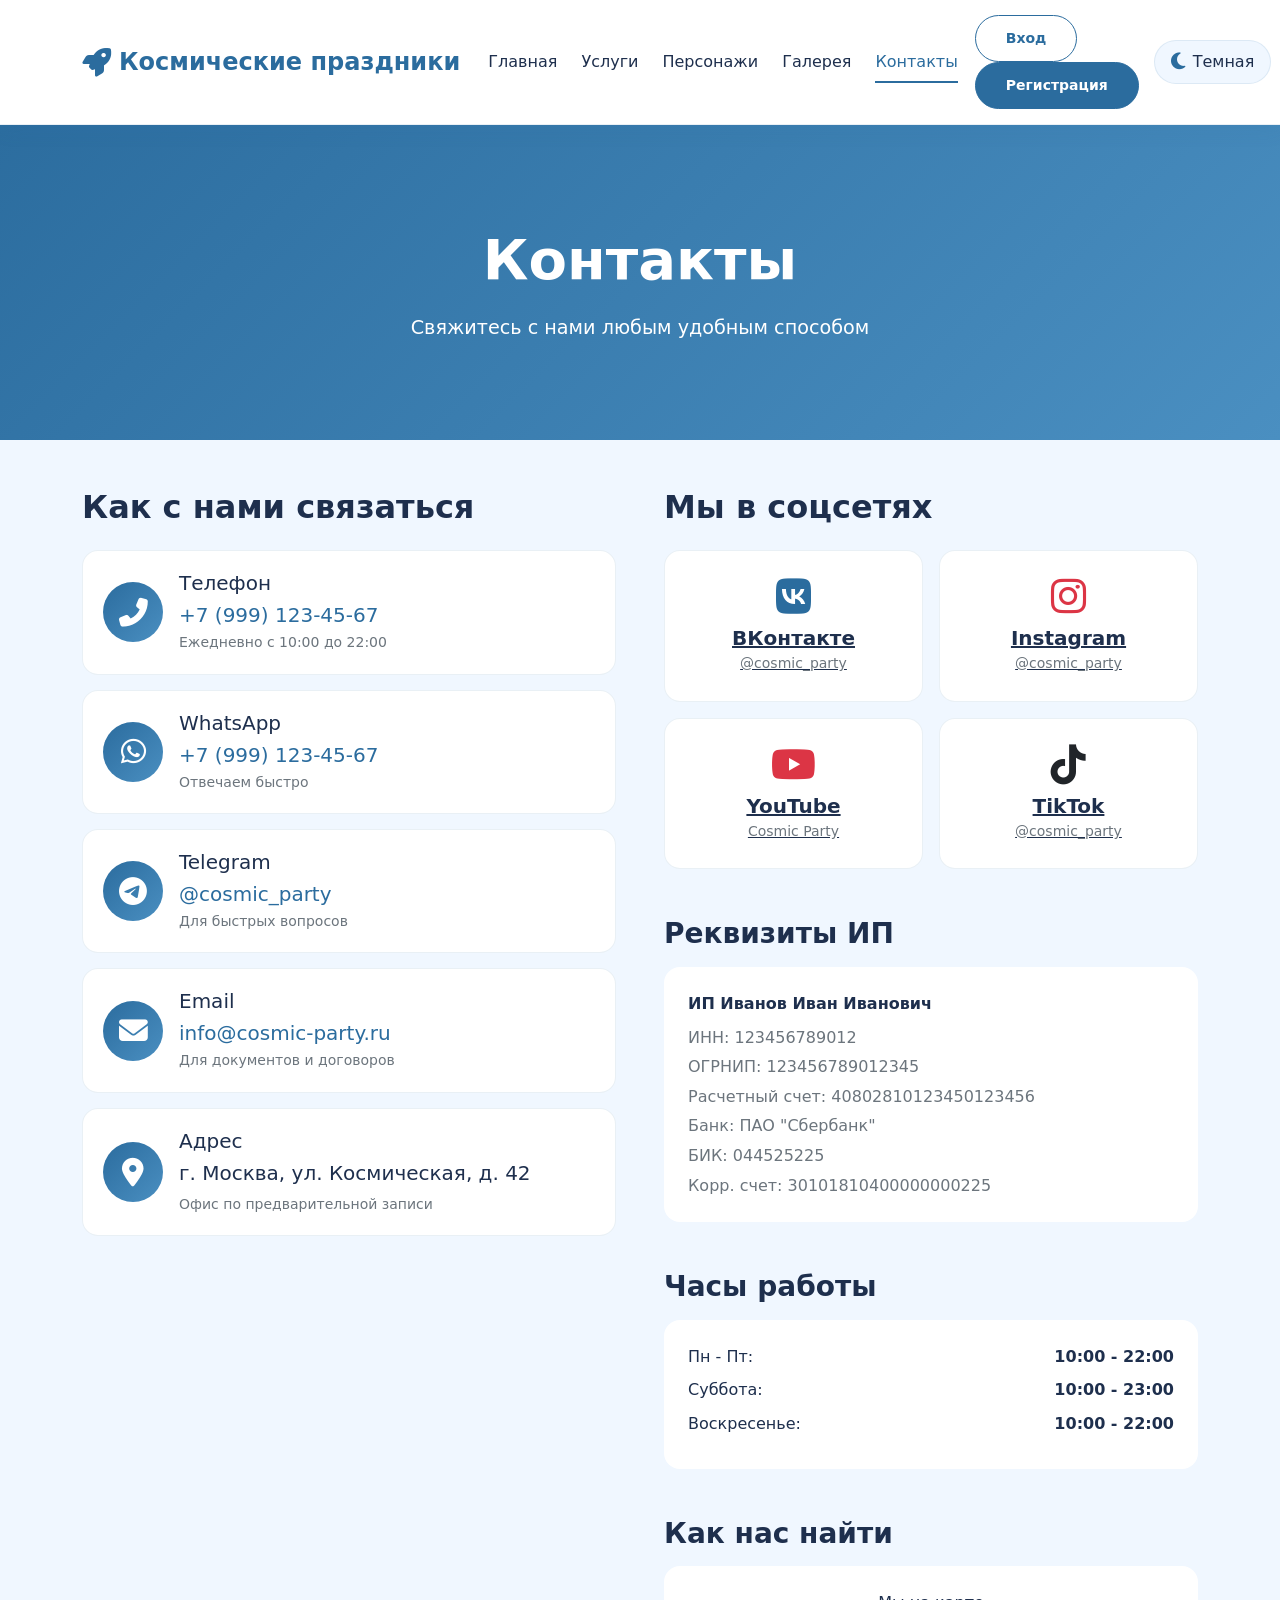
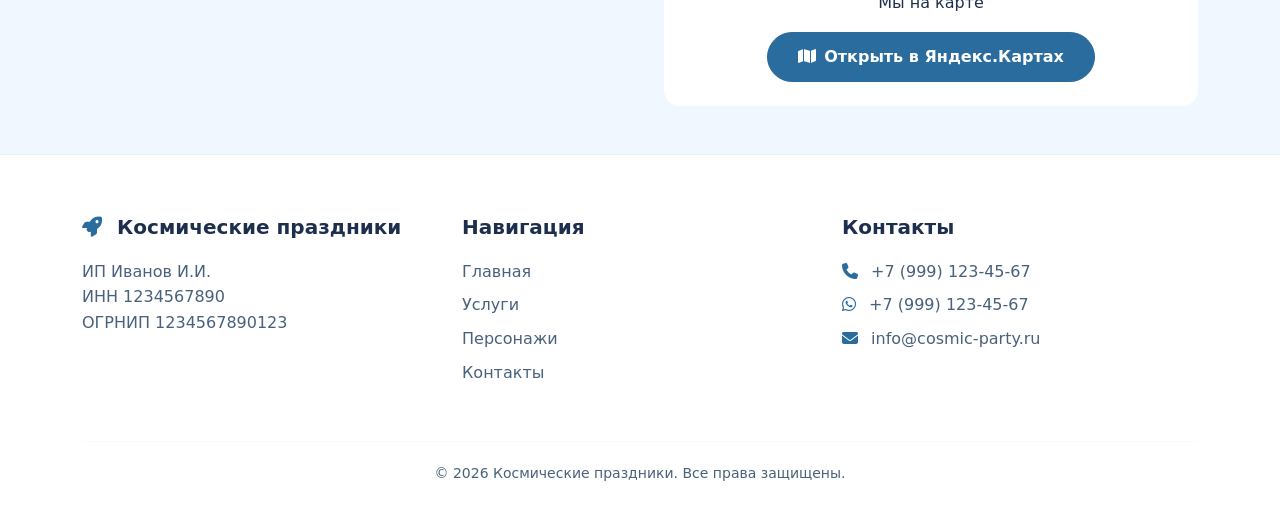
<file: contacts.html>
<!DOCTYPE html>
<html lang="ru">
<head>
    <meta charset="UTF-8">
    <meta name="viewport" content="width=device-width, initial-scale=1.0">
    <title>Контакты | Космические праздники</title>
    <meta name="description" content="Контакты агентства космические праздники. Телефон, WhatsApp, Telegram, email, реквизиты ИП, часы работы.">
    
    <link href="https://cdn.jsdelivr.net/npm/bootstrap@5.3.2/dist/css/bootstrap.min.css" rel="stylesheet">
    <link href="https://unpkg.com/aos@2.3.1/dist/aos.css" rel="stylesheet">
    <link rel="stylesheet" href="https://cdnjs.cloudflare.com/ajax/libs/font-awesome/6.4.0/css/all.min.css">
    <link rel="stylesheet" href="css/style.css">
</head>
<body>

    <nav class="navbar navbar-expand-lg navbar-light fixed-top">
        <div class="container">
            <a class="navbar-brand" href="index.html">
                <i class="fas fa-rocket"></i>
                Космические праздники
            </a>
            <button class="navbar-toggler" type="button" data-bs-toggle="collapse" data-bs-target="#navbarNav">
                <span class="navbar-toggler-icon"></span>
            </button>
            <div class="collapse navbar-collapse" id="navbarNav">
                <ul class="navbar-nav ms-auto align-items-lg-center">
                    <li class="nav-item">
                        <a class="nav-link" href="index.html">Главная</a>
                    </li>
                    <li class="nav-item">
                        <a class="nav-link" href="index.html#services">Услуги</a>
                    </li>
                    <li class="nav-item">
                        <a class="nav-link" href="index.html#characters">Персонажи</a>
                    </li>
                    <li class="nav-item">
                        <a class="nav-link" href="gallery.html">Галерея</a>
                    </li>
                    <li class="nav-item">
                        <a class="nav-link active" href="contacts.html">Контакты</a>
                    </li>
                    <li class="nav-item" id="authButtons">
                        <button class="btn btn-outline-primary btn-sm me-2" data-bs-toggle="modal" data-bs-target="#loginModal">Вход</button>
                        <button class="btn btn-primary btn-sm" data-bs-toggle="modal" data-bs-target="#registerModal">Регистрация</button>
                    </li>
                    <li class="nav-item" id="userGreeting" style="display: none;">
                        <span class="navbar-text me-2" id="greetingText"></span>
                        <a href="profile.html" class="navbar-text me-2" id="profileLink" style="display: none;">
                            <i class="fas fa-user"></i> Профиль
                        </a>
                        <button class="btn btn-outline-secondary btn-sm" id="logoutBtn">Выйти</button>
                    </li>
                    <li class="nav-item">
                        <button class="theme-toggle" id="themeToggle">
                            <i class="fas fa-moon"></i>
                            <span>Темная</span>
                        </button>
                    </li>
                </ul>
            </div>
        </div>
    </nav>

    <section class="page-header">
        <div class="container">
            <h1 class="display-4 fw-bold" data-aos="fade-up">Контакты</h1>
            <p class="lead" data-aos="fade-up" data-aos-delay="100">Свяжитесь с нами любым удобным способом</p>
        </div>
    </section>

    <section class="py-5">
        <div class="container">
            <div class="row g-5">
                <div class="col-lg-6">
                    <div data-aos="fade-right">
                        <h2 class="fw-bold mb-4">Как с нами связаться</h2>
                        
                        <div class="contact-item d-flex align-items-center">
                            <div class="contact-icon me-3">
                                <i class="fas fa-phone-alt"></i>
                            </div>
                            <div>
                                <h5 class="mb-1">Телефон</h5>
                                <a href="tel:+79991234567" class="fs-5">+7 (999) 123-45-67</a>
                                <p class="text-secondary small mb-0">Ежедневно с 10:00 до 22:00</p>
                            </div>
                        </div>

                        <div class="contact-item d-flex align-items-center">
                            <div class="contact-icon me-3">
                                <i class="fab fa-whatsapp"></i>
                            </div>
                            <div>
                                <h5 class="mb-1">WhatsApp</h5>
                                <a href="https://wa.me/79991234567" class="fs-5">+7 (999) 123-45-67</a>
                                <p class="text-secondary small mb-0">Отвечаем быстро</p>
                            </div>
                        </div>

                        <div class="contact-item d-flex align-items-center">
                            <div class="contact-icon me-3">
                                <i class="fab fa-telegram-plane"></i>
                            </div>
                            <div>
                                <h5 class="mb-1">Telegram</h5>
                                <a href="https://t.me/cosmic_party" class="fs-5">@cosmic_party</a>
                                <p class="text-secondary small mb-0">Для быстрых вопросов</p>
                            </div>
                        </div>

                        <div class="contact-item d-flex align-items-center">
                            <div class="contact-icon me-3">
                                <i class="fas fa-envelope"></i>
                            </div>
                            <div>
                                <h5 class="mb-1">Email</h5>
                                <a href="mailto:info@cosmic-party.ru" class="fs-5">info@cosmic-party.ru</a>
                                <p class="text-secondary small mb-0">Для документов и договоров</p>
                            </div>
                        </div>

                        <div class="contact-item d-flex align-items-center">
                            <div class="contact-icon me-3">
                                <i class="fas fa-map-marker-alt"></i>
                            </div>
                            <div>
                                <h5 class="mb-1">Адрес</h5>
                                <p class="mb-1 fs-5">г. Москва, ул. Космическая, д. 42</p>
                                <p class="text-secondary small mb-0">Офис по предварительной записи</p>
                            </div>
                        </div>
                    </div>
                </div>

                <div class="col-lg-6">
                    <div data-aos="fade-left">
                        <h2 class="fw-bold mb-4">Мы в соцсетях</h2>
                        
                        <div class="row g-3 mb-5">
                            <div class="col-6">
                                <a href="#" class="social-card d-block">
                                    <i class="fab fa-vk text-primary"></i>
                                    <h5 class="mb-0">ВКонтакте</h5>
                                    <small class="text-secondary">@cosmic_party</small>
                                </a>
                            </div>
                            <div class="col-6">
                                <a href="#" class="social-card d-block">
                                    <i class="fab fa-instagram text-danger"></i>
                                    <h5 class="mb-0">Instagram</h5>
                                    <small class="text-secondary">@cosmic_party</small>
                                </a>
                            </div>
                            <div class="col-6">
                                <a href="#" class="social-card d-block">
                                    <i class="fab fa-youtube text-danger"></i>
                                    <h5 class="mb-0">YouTube</h5>
                                    <small class="text-secondary">Cosmic Party</small>
                                </a>
                            </div>
                            <div class="col-6">
                                <a href="#" class="social-card d-block">
                                    <i class="fab fa-tiktok text-dark"></i>
                                    <h5 class="mb-0">TikTok</h5>
                                    <small class="text-secondary">@cosmic_party</small>
                                </a>
                            </div>
                        </div>

                        <div class="mt-5">
                            <h3 class="fw-bold mb-3">Реквизиты ИП</h3>
                            <div class="bg-light p-4 rounded-4">
                                <p class="mb-2"><strong>ИП Иванов Иван Иванович</strong></p>
                                <p class="mb-1 text-secondary">ИНН: 123456789012</p>
                                <p class="mb-1 text-secondary">ОГРНИП: 123456789012345</p>
                                <p class="mb-1 text-secondary">Расчетный счет: 40802810123450123456</p>
                                <p class="mb-1 text-secondary">Банк: ПАО "Сбербанк"</p>
                                <p class="mb-1 text-secondary">БИК: 044525225</p>
                                <p class="mb-0 text-secondary">Корр. счет: 30101810400000000225</p>
                            </div>
                        </div>

                        <div class="mt-5">
                            <h3 class="fw-bold mb-3">Часы работы</h3>
                            <div class="bg-light p-4 rounded-4">
                                <div class="d-flex justify-content-between mb-2">
                                    <span>Пн - Пт:</span>
                                    <span class="fw-bold">10:00 - 22:00</span>
                                </div>
                                <div class="d-flex justify-content-between mb-2">
                                    <span>Суббота:</span>
                                    <span class="fw-bold">10:00 - 23:00</span>
                                </div>
                                <div class="d-flex justify-content-between mb-2">
                                    <span>Воскресенье:</span>
                                    <span class="fw-bold">10:00 - 22:00</span>
                                </div>
                            </div>
                        </div>

                        <div class="mt-5">
                            <h3 class="fw-bold mb-3">Как нас найти</h3>
                            <div class="bg-light p-4 rounded-4 text-center">
                                <p class="mb-3">Мы на карте</p>
                                <a href="https://yandex.ru/maps/?text=Москва+ул.+Космическая+42" 
                                   target="_blank" 
                                   class="btn btn-primary">
                                    <i class="fas fa-map me-2"></i>Открыть в Яндекс.Картах
                                </a>
                            </div>
                        </div>
                    </div>
                </div>
            </div>
        </div>
    </section>

    <div class="modal fade" id="loginModal" tabindex="-1" aria-hidden="true">
        <div class="modal-dialog modal-dialog-centered">
            <div class="modal-content">
                <div class="modal-header">
                    <h5 class="modal-title">Вход в личный кабинет</h5>
                    <button type="button" class="btn-close" data-bs-dismiss="modal" aria-label="Закрыть"></button>
                </div>
                <div class="modal-body">
                    <form id="loginForm">
                        <div class="mb-3">
                            <label for="loginEmail" class="form-label">Email</label>
                            <input type="email" class="form-control" id="loginEmail" required>
                        </div>
                        <div class="mb-3">
                            <label for="loginPassword" class="form-label">Пароль</label>
                            <input type="password" class="form-control" id="loginPassword" required>
                        </div>
                    </form>
                </div>
                <div class="modal-footer">
                    <button type="button" class="btn btn-secondary" data-bs-dismiss="modal">Отмена</button>
                    <button type="submit" form="loginForm" class="btn btn-primary">Войти</button>
                </div>
            </div>
        </div>
    </div>

    <div class="modal fade" id="registerModal" tabindex="-1" aria-hidden="true">
        <div class="modal-dialog modal-dialog-centered">
            <div class="modal-content">
                <div class="modal-header">
                    <h5 class="modal-title">Регистрация</h5>
                    <button type="button" class="btn-close" data-bs-dismiss="modal" aria-label="Закрыть"></button>
                </div>
                <div class="modal-body">
                    <form id="registerForm">
                        <div class="mb-3">
                            <label for="registerName" class="form-label">Имя</label>
                            <input type="text" class="form-control" id="registerName" required>
                        </div>
                        <div class="mb-3">
                            <label for="registerEmail" class="form-label">Email</label>
                            <input type="email" class="form-control" id="registerEmail" required>
                        </div>
                        <div class="mb-3">
                            <label for="registerPassword" class="form-label">Пароль</label>
                            <input type="password" class="form-control" id="registerPassword" required>
                        </div>
                        <div class="mb-3">
                            <label for="registerConfirmPassword" class="form-label">Подтверждение пароля</label>
                            <input type="password" class="form-control" id="registerConfirmPassword" required>
                        </div>
                    </form>
                </div>
                <div class="modal-footer">
                    <button type="button" class="btn btn-secondary" data-bs-dismiss="modal">Отмена</button>
                    <button type="submit" form="registerForm" class="btn btn-primary">Зарегистрироваться</button>
                </div>
            </div>
        </div>
    </div>

    <div class="modal fade" id="orderModal" tabindex="-1" aria-hidden="true">
        <div class="modal-dialog modal-lg modal-dialog-centered">
            <div class="modal-content">
                <div class="modal-header">
                    <h5 class="modal-title">Заказать космический праздник</h5>
                    <button type="button" class="btn-close" data-bs-dismiss="modal" aria-label="Закрыть"></button>
                </div>
                <div class="modal-body">
                    <form id="orderForm">
                        <div class="row g-3">
                            <div class="col-md-6">
                                <label class="form-label">Ваше имя *</label>
                                <input type="text" class="form-control" required>
                            </div>
                            <div class="col-md-6">
                                <label class="form-label">Телефон *</label>
                                <input type="tel" class="form-control" required>
                            </div>
                            <div class="col-md-6">
                                <label class="form-label">Email</label>
                                <input type="email" class="form-control">
                            </div>
                            <div class="col-md-6">
                                <label class="form-label">Дата праздника</label>
                                <input type="date" class="form-control">
                            </div>
                            <div class="col-12">
                                <label class="form-label">Выберите услугу</label>
                                <select class="form-select">
                                    <option>День рождения</option>
                                    <option>Выпускной</option>
                                    <option>Корпоратив</option>
                                    <option>Новый год</option>
                                </select>
                            </div>
                            <div class="col-12">
                                <label class="form-label">Количество детей</label>
                                <input type="number" class="form-control" min="1" max="50">
                            </div>
                            <div class="col-12">
                                <label class="form-label">Дополнительные пожелания</label>
                                <textarea class="form-control" rows="3"></textarea>
                            </div>
                        </div>
                    </form>
                </div>
                <div class="modal-footer">
                    <button type="button" class="btn btn-secondary" data-bs-dismiss="modal">Закрыть</button>
                    <button type="submit" form="orderForm" class="btn btn-primary">Отправить заявку</button>
                </div>
            </div>
        </div>
    </div>

    <footer>
        <div class="container">
            <div class="row g-4">
                <div class="col-md-4">
                    <h5>
                        <i class="fas fa-rocket me-2 text-primary"></i>
                        Космические праздники
                    </h5>
                    <p class="text-muted">
                        ИП Иванов И.И.<br>
                        ИНН 1234567890<br>
                        ОГРНИП 1234567890123
                    </p>
                </div>
                <div class="col-md-4">
                    <h5>Навигация</h5>
                    <ul class="list-unstyled">
                        <li class="mb-2">
                            <a href="index.html" class="text-muted text-decoration-none">Главная</a>
                        </li>
                        <li class="mb-2">
                            <a href="index.html#services" class="text-muted text-decoration-none">Услуги</a>
                        </li>
                        <li class="mb-2">
                            <a href="index.html#characters" class="text-muted text-decoration-none">Персонажи</a>
                        </li>
                        <li class="mb-2">
                            <a href="contacts.html" class="text-muted text-decoration-none">Контакты</a>
                        </li>
                    </ul>
                </div>
                <div class="col-md-4">
                    <h5>Контакты</h5>
                    <p class="mb-2">
                        <i class="fas fa-phone me-2 text-primary"></i>
                        <a href="tel:+79991234567" class="text-muted text-decoration-none">+7 (999) 123-45-67</a>
                    </p>
                    <p class="mb-2">
                        <i class="fab fa-whatsapp me-2 text-primary"></i>
                        <a href="https://wa.me/79991234567" class="text-muted text-decoration-none">+7 (999) 123-45-67</a>
                    </p>
                    <p class="mb-2">
                        <i class="fas fa-envelope me-2 text-primary"></i>
                        <a href="mailto:info@cosmic-party.ru" class="text-muted text-decoration-none">info@cosmic-party.ru</a>
                    </p>
                </div>
            </div>
            <hr>
            <div class="text-center text-muted small">
                © 2026 Космические праздники. Все права защищены.
            </div>
        </div>
    </footer>

    <script src="https://cdn.jsdelivr.net/npm/bootstrap@5.3.2/dist/js/bootstrap.bundle.min.js"></script>
    <script src="https://unpkg.com/aos@2.3.1/dist/aos.js"></script>
    <script src="js/main.js"></script>
    <script>
        document.addEventListener('DOMContentLoaded', function() {
            AOS.init();
        });
    </script>
</body>
</html>
</file>
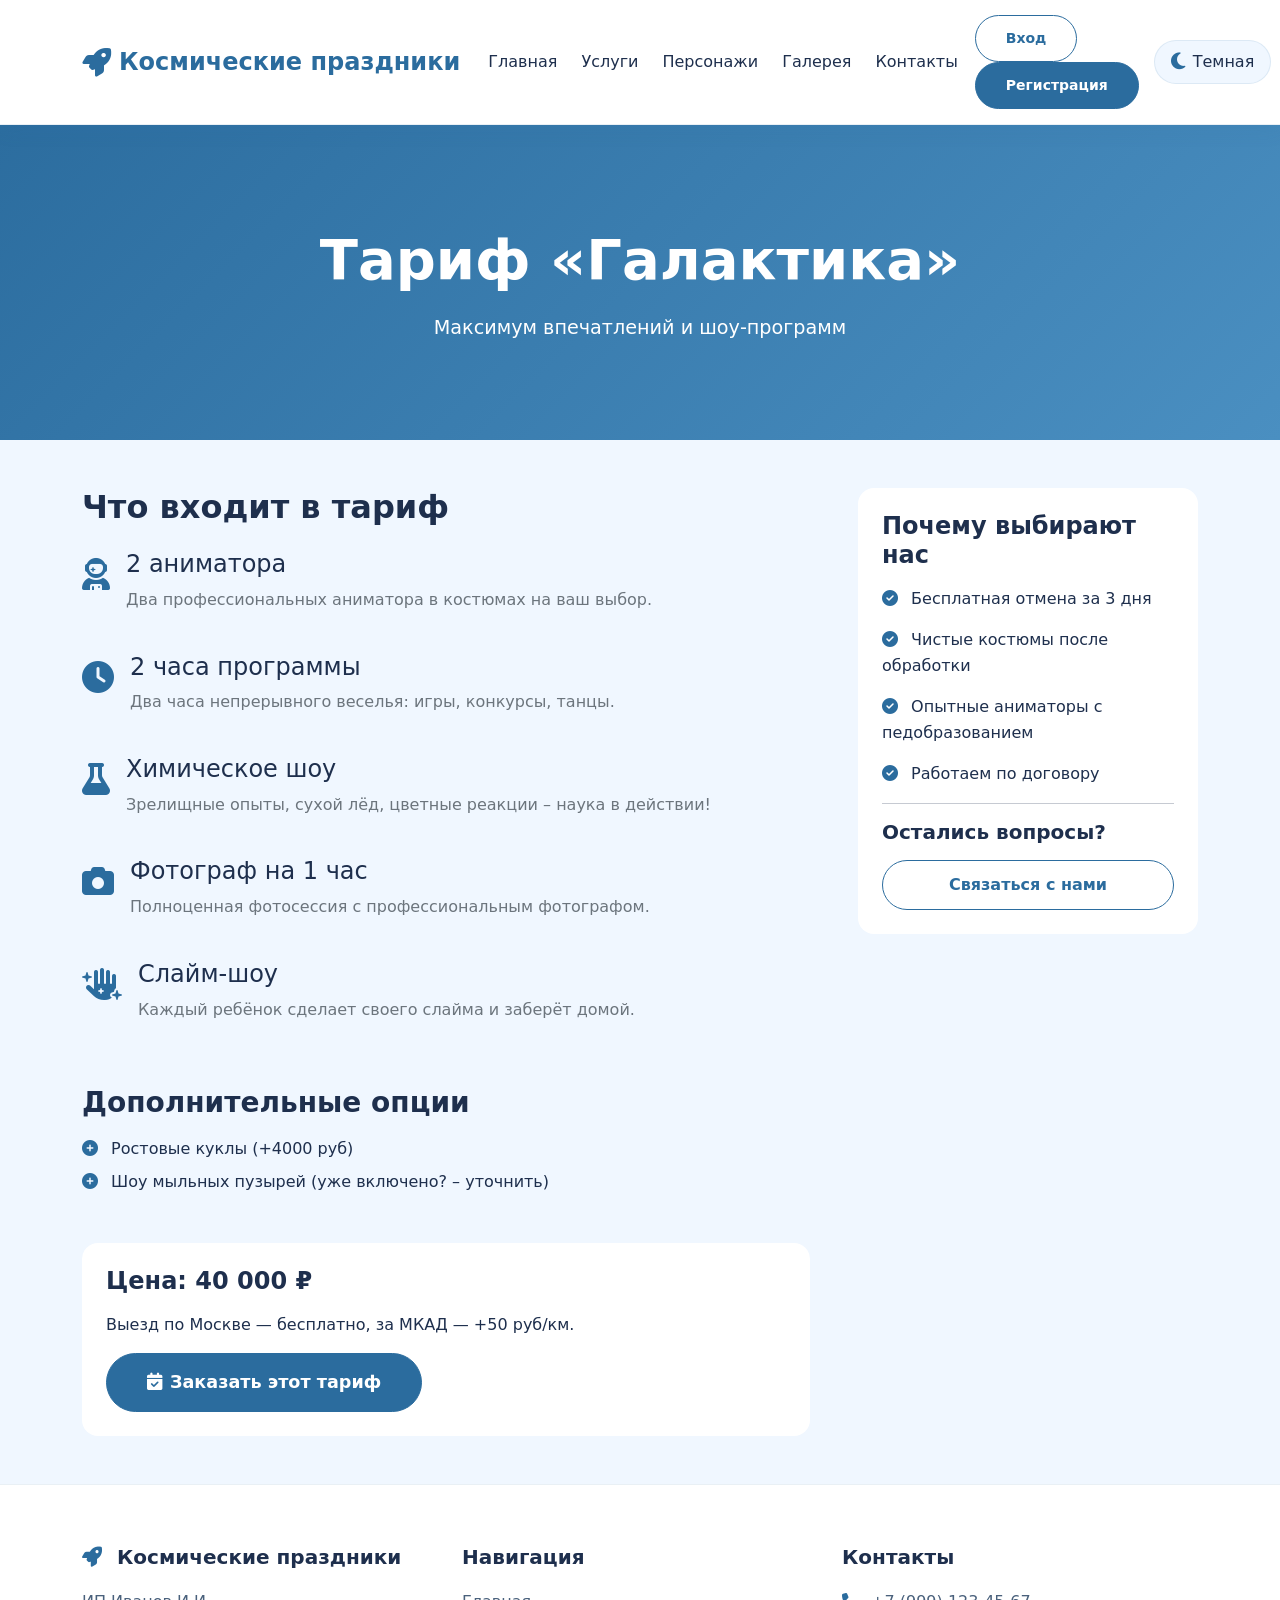
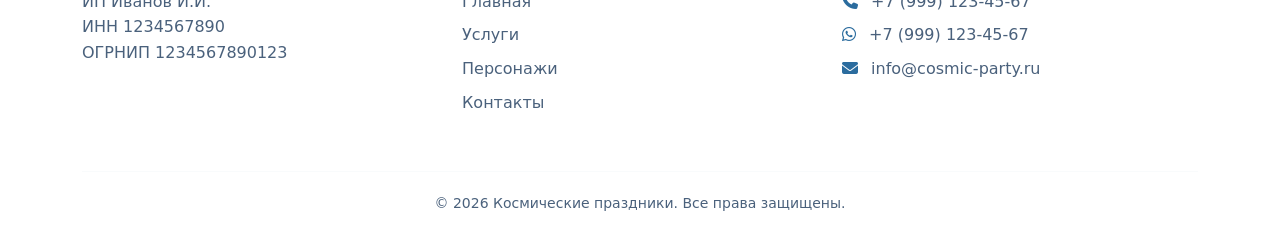
<file: tariff-galaktika.html>
<!DOCTYPE html>
<html lang="ru">
<head>
    <meta charset="UTF-8">
    <meta name="viewport" content="width=device-width, initial-scale=1.0">
    <title>Тариф "Галактика" | Космические праздники</title>
    <meta name="description" content="Тариф Галактика: 2 аниматора, 2 часа программы, химическое шоу, фотограф 1 час, слайм-шоу. Максимум впечатлений.">
    
    <link href="https://cdn.jsdelivr.net/npm/bootstrap@5.3.2/dist/css/bootstrap.min.css" rel="stylesheet">
    <link href="https://unpkg.com/aos@2.3.1/dist/aos.css" rel="stylesheet">
    <link rel="stylesheet" href="https://cdnjs.cloudflare.com/ajax/libs/font-awesome/6.4.0/css/all.min.css">
    <link rel="stylesheet" href="css/style.css">
</head>
<body>

    <nav class="navbar navbar-expand-lg navbar-light fixed-top">
        <div class="container">
            <a class="navbar-brand" href="index.html">
                <i class="fas fa-rocket"></i>
                Космические праздники
            </a>
            <button class="navbar-toggler" type="button" data-bs-toggle="collapse" data-bs-target="#navbarNav">
                <span class="navbar-toggler-icon"></span>
            </button>
            <div class="collapse navbar-collapse" id="navbarNav">
                <ul class="navbar-nav ms-auto align-items-lg-center">
                    <li class="nav-item">
                        <a class="nav-link" href="index.html">Главная</a>
                    </li>
                    <li class="nav-item">
                        <a class="nav-link" href="index.html#services">Услуги</a>
                    </li>
                    <li class="nav-item">
                        <a class="nav-link" href="index.html#characters">Персонажи</a>
                    </li>
                    <li class="nav-item">
                        <a class="nav-link" href="gallery.html">Галерея</a>         
                    </li>
                    <li class="nav-item">
                        <a class="nav-link" href="contacts.html">Контакты</a>
                    </li>
                    <li class="nav-item" id="authButtons">
                        <button class="btn btn-outline-primary btn-sm me-2" data-bs-toggle="modal" data-bs-target="#loginModal">Вход</button>
                        <button class="btn btn-primary btn-sm" data-bs-toggle="modal" data-bs-target="#registerModal">Регистрация</button>
                    </li>
                    <li class="nav-item" id="userGreeting" style="display: none;">
                        <span class="navbar-text me-2" id="greetingText"></span>
                        <a href="profile.html" class="navbar-text me-2" id="profileLink" style="display: none;">
                            <i class="fas fa-user"></i> Профиль
                        </a>
                        <button class="btn btn-outline-secondary btn-sm" id="logoutBtn">Выйти</button>
                    </li>
                    <li class="nav-item">
                        <button class="theme-toggle" id="themeToggle">
                            <i class="fas fa-moon"></i>
                            <span>Темная</span>
                        </button>
                    </li>
                </ul>
            </div>
        </div>
    </nav>

    <section class="page-header">
        <div class="container">
            <h1 class="display-4 fw-bold" data-aos="fade-up">Тариф «Галактика»</h1>
            <p class="lead" data-aos="fade-up" data-aos-delay="100">Максимум впечатлений и шоу-программ</p>
        </div>
    </section>

    <section class="py-5">
        <div class="container">
            <div class="row g-5">
                <div class="col-lg-8" data-aos="fade-right">
                    <h2 class="fw-bold mb-4">Что входит в тариф</h2>
                    
                    <div class="d-flex align-items-start mb-4">
                        <div class="me-3 text-primary" style="font-size: 2rem;">
                            <i class="fas fa-user-astronaut"></i>
                        </div>
                        <div>
                            <h4>2 аниматора</h4>
                            <p class="text-secondary">Два профессиональных аниматора в костюмах на ваш выбор.</p>
                        </div>
                    </div>
                    
                    <div class="d-flex align-items-start mb-4">
                        <div class="me-3 text-primary" style="font-size: 2rem;">
                            <i class="fas fa-clock"></i>
                        </div>
                        <div>
                            <h4>2 часа программы</h4>
                            <p class="text-secondary">Два часа непрерывного веселья: игры, конкурсы, танцы.</p>
                        </div>
                    </div>
                    
                    <div class="d-flex align-items-start mb-4">
                        <div class="me-3 text-primary" style="font-size: 2rem;">
                            <i class="fas fa-flask"></i>
                        </div>
                        <div>
                            <h4>Химическое шоу</h4>
                            <p class="text-secondary">Зрелищные опыты, сухой лёд, цветные реакции – наука в действии!</p>
                        </div>
                    </div>
                    
                    <div class="d-flex align-items-start mb-4">
                        <div class="me-3 text-primary" style="font-size: 2rem;">
                            <i class="fas fa-camera"></i>
                        </div>
                        <div>
                            <h4>Фотограф на 1 час</h4>
                            <p class="text-secondary">Полноценная фотосессия с профессиональным фотографом.</p>
                        </div>
                    </div>
                    
                    <div class="d-flex align-items-start mb-4">
                        <div class="me-3 text-primary" style="font-size: 2rem;">
                            <i class="fas fa-hand-sparkles"></i>
                        </div>
                        <div>
                            <h4>Слайм-шоу</h4>
                            <p class="text-secondary">Каждый ребёнок сделает своего слайма и заберёт домой.</p>
                        </div>
                    </div>
                    
                    <h3 class="fw-bold mt-5 mb-3">Дополнительные опции</h3>
                    <ul class="list-unstyled">
                        <li class="mb-2"><i class="fas fa-plus-circle text-primary me-2"></i> Ростовые куклы (+4000 руб)</li>
                        <li class="mb-2"><i class="fas fa-plus-circle text-primary me-2"></i> Шоу мыльных пузырей (уже включено? – уточнить)</li>
                    </ul>
                    
                    <div class="bg-light p-4 rounded-4 mt-5">
                        <h4 class="fw-bold mb-3">Цена: 40 000 ₽</h4>
                        <p class="mb-3">Выезд по Москве — бесплатно, за МКАД — +50 руб/км.</p>
                        <button class="btn btn-primary btn-lg" data-bs-toggle="modal" data-bs-target="#orderModal">
                            <i class="fas fa-calendar-check me-2"></i>Заказать этот тариф
                        </button>
                    </div>
                </div>
                
                <div class="col-lg-4" data-aos="fade-left">
                    <div class="bg-light p-4 rounded-4 sticky-top" style="top: 100px;">
                        <h4 class="fw-bold mb-3">Почему выбирают нас</h4>
                        <ul class="list-unstyled">
                            <li class="mb-3"><i class="fas fa-check-circle text-primary me-2"></i> Бесплатная отмена за 3 дня</li>
                            <li class="mb-3"><i class="fas fa-check-circle text-primary me-2"></i> Чистые костюмы после обработки</li>
                            <li class="mb-3"><i class="fas fa-check-circle text-primary me-2"></i> Опытные аниматоры с педобразованием</li>
                            <li class="mb-3"><i class="fas fa-check-circle text-primary me-2"></i> Работаем по договору</li>
                        </ul>
                        <hr>
                        <h5 class="fw-bold mb-3">Остались вопросы?</h5>
                        <a href="contacts.html" class="btn btn-outline-primary w-100">Связаться с нами</a>
                    </div>
                </div>
            </div>
        </div>
    </section>

    <div class="modal fade" id="orderModal" tabindex="-1" aria-hidden="true">
        <div class="modal-dialog modal-lg modal-dialog-centered">
            <div class="modal-content">
                <div class="modal-header">
                    <h5 class="modal-title">Заказать космический праздник</h5>
                    <button type="button" class="btn-close" data-bs-dismiss="modal" aria-label="Закрыть"></button>
                </div>
                <div class="modal-body">
                    <form id="orderForm">
                        <div class="row g-3">
                            <div class="col-md-6">
                                <label class="form-label">Ваше имя *</label>
                                <input type="text" class="form-control" required>
                            </div>
                            <div class="col-md-6">
                                <label class="form-label">Телефон *</label>
                                <input type="tel" class="form-control" required>
                            </div>
                            <div class="col-md-6">
                                <label class="form-label">Email</label>
                                <input type="email" class="form-control">
                            </div>
                            <div class="col-md-6">
                                <label class="form-label">Дата праздника</label>
                                <input type="date" class="form-control">
                            </div>
                            <div class="col-12">
                                <label class="form-label">Выберите услугу</label>
                                <select class="form-select">
                                    <option>День рождения</option>
                                    <option>Выпускной</option>
                                    <option>Корпоратив</option>
                                    <option>Новый год</option>
                                </select>
                            </div>
                            <div class="col-12">
                                <label class="form-label">Количество детей</label>
                                <input type="number" class="form-control" min="1" max="50">
                            </div>
                            <div class="col-12">
                                <label class="form-label">Дополнительные пожелания</label>
                                <textarea class="form-control" rows="3"></textarea>
                            </div>
                        </div>
                    </form>
                </div>
                <div class="modal-footer">
                    <button type="button" class="btn btn-secondary" data-bs-dismiss="modal">Закрыть</button>
                    <button type="submit" form="orderForm" class="btn btn-primary">Отправить заявку</button>
                </div>
            </div>
        </div>
    </div>

    <div class="modal fade" id="loginModal" tabindex="-1" aria-hidden="true">
        <div class="modal-dialog modal-dialog-centered">
            <div class="modal-content">
                <div class="modal-header">
                    <h5 class="modal-title">Вход в личный кабинет</h5>
                    <button type="button" class="btn-close" data-bs-dismiss="modal" aria-label="Закрыть"></button>
                </div>
                <div class="modal-body">
                    <form id="loginForm">
                        <div class="mb-3">
                            <label for="loginEmail" class="form-label">Email</label>
                            <input type="email" class="form-control" id="loginEmail" required>
                        </div>
                        <div class="mb-3">
                            <label for="loginPassword" class="form-label">Пароль</label>
                            <input type="password" class="form-control" id="loginPassword" required>
                        </div>
                    </form>
                </div>
                <div class="modal-footer">
                    <button type="button" class="btn btn-secondary" data-bs-dismiss="modal">Отмена</button>
                    <button type="submit" form="loginForm" class="btn btn-primary">Войти</button>
                </div>
            </div>
        </div>
    </div>

    <div class="modal fade" id="registerModal" tabindex="-1" aria-hidden="true">
        <div class="modal-dialog modal-dialog-centered">
            <div class="modal-content">
                <div class="modal-header">
                    <h5 class="modal-title">Регистрация</h5>
                    <button type="button" class="btn-close" data-bs-dismiss="modal" aria-label="Закрыть"></button>
                </div>
                <div class="modal-body">
                    <form id="registerForm">
                        <div class="mb-3">
                            <label for="registerName" class="form-label">Имя</label>
                            <input type="text" class="form-control" id="registerName" required>
                        </div>
                        <div class="mb-3">
                            <label for="registerEmail" class="form-label">Email</label>
                            <input type="email" class="form-control" id="registerEmail" required>
                        </div>
                        <div class="mb-3">
                            <label for="registerPassword" class="form-label">Пароль</label>
                            <input type="password" class="form-control" id="registerPassword" required>
                        </div>
                        <div class="mb-3">
                            <label for="registerConfirmPassword" class="form-label">Подтверждение пароля</label>
                            <input type="password" class="form-control" id="registerConfirmPassword" required>
                        </div>
                    </form>
                </div>
                <div class="modal-footer">
                    <button type="button" class="btn btn-secondary" data-bs-dismiss="modal">Отмена</button>
                    <button type="submit" form="registerForm" class="btn btn-primary">Зарегистрироваться</button>
                </div>
            </div>
        </div>
    </div>

    <footer>
        <div class="container">
            <div class="row g-4">
                <div class="col-md-4">
                    <h5>
                        <i class="fas fa-rocket me-2 text-primary"></i>
                        Космические праздники
                    </h5>
                    <p class="text-muted">
                        ИП Иванов И.И.<br>
                        ИНН 1234567890<br>
                        ОГРНИП 1234567890123
                    </p>
                </div>
                <div class="col-md-4">
                    <h5>Навигация</h5>
                    <ul class="list-unstyled">
                        <li class="mb-2">
                            <a href="index.html" class="text-muted text-decoration-none">Главная</a>
                        </li>
                        <li class="mb-2">
                            <a href="index.html#services" class="text-muted text-decoration-none">Услуги</a>
                        </li>
                        <li class="mb-2">
                            <a href="index.html#characters" class="text-muted text-decoration-none">Персонажи</a>
                        </li>
                        <li class="mb-2">
                            <a href="contacts.html" class="text-muted text-decoration-none">Контакты</a>
                        </li>
                    </ul>
                </div>
                <div class="col-md-4">
                    <h5>Контакты</h5>
                    <p class="mb-2">
                        <i class="fas fa-phone me-2 text-primary"></i>
                        <a href="tel:+79991234567" class="text-muted text-decoration-none">+7 (999) 123-45-67</a>
                    </p>
                    <p class="mb-2">
                        <i class="fab fa-whatsapp me-2 text-primary"></i>
                        <a href="https://wa.me/79991234567" class="text-muted text-decoration-none">+7 (999) 123-45-67</a>
                    </p>
                    <p class="mb-2">
                        <i class="fas fa-envelope me-2 text-primary"></i>
                        <a href="mailto:info@cosmic-party.ru" class="text-muted text-decoration-none">info@cosmic-party.ru</a>
                    </p>
                </div>
            </div>
            <hr>
            <div class="text-center text-muted small">
                © 2026 Космические праздники. Все права защищены.
            </div>
        </div>
    </footer>

    <script src="https://cdn.jsdelivr.net/npm/bootstrap@5.3.2/dist/js/bootstrap.bundle.min.js"></script>
    <script src="https://unpkg.com/aos@2.3.1/dist/aos.js"></script>
    <script src="js/main.js"></script>
    <script>
        document.addEventListener('DOMContentLoaded', function() {
            AOS.init();
        });
    </script>
</body>
</html>
</file>
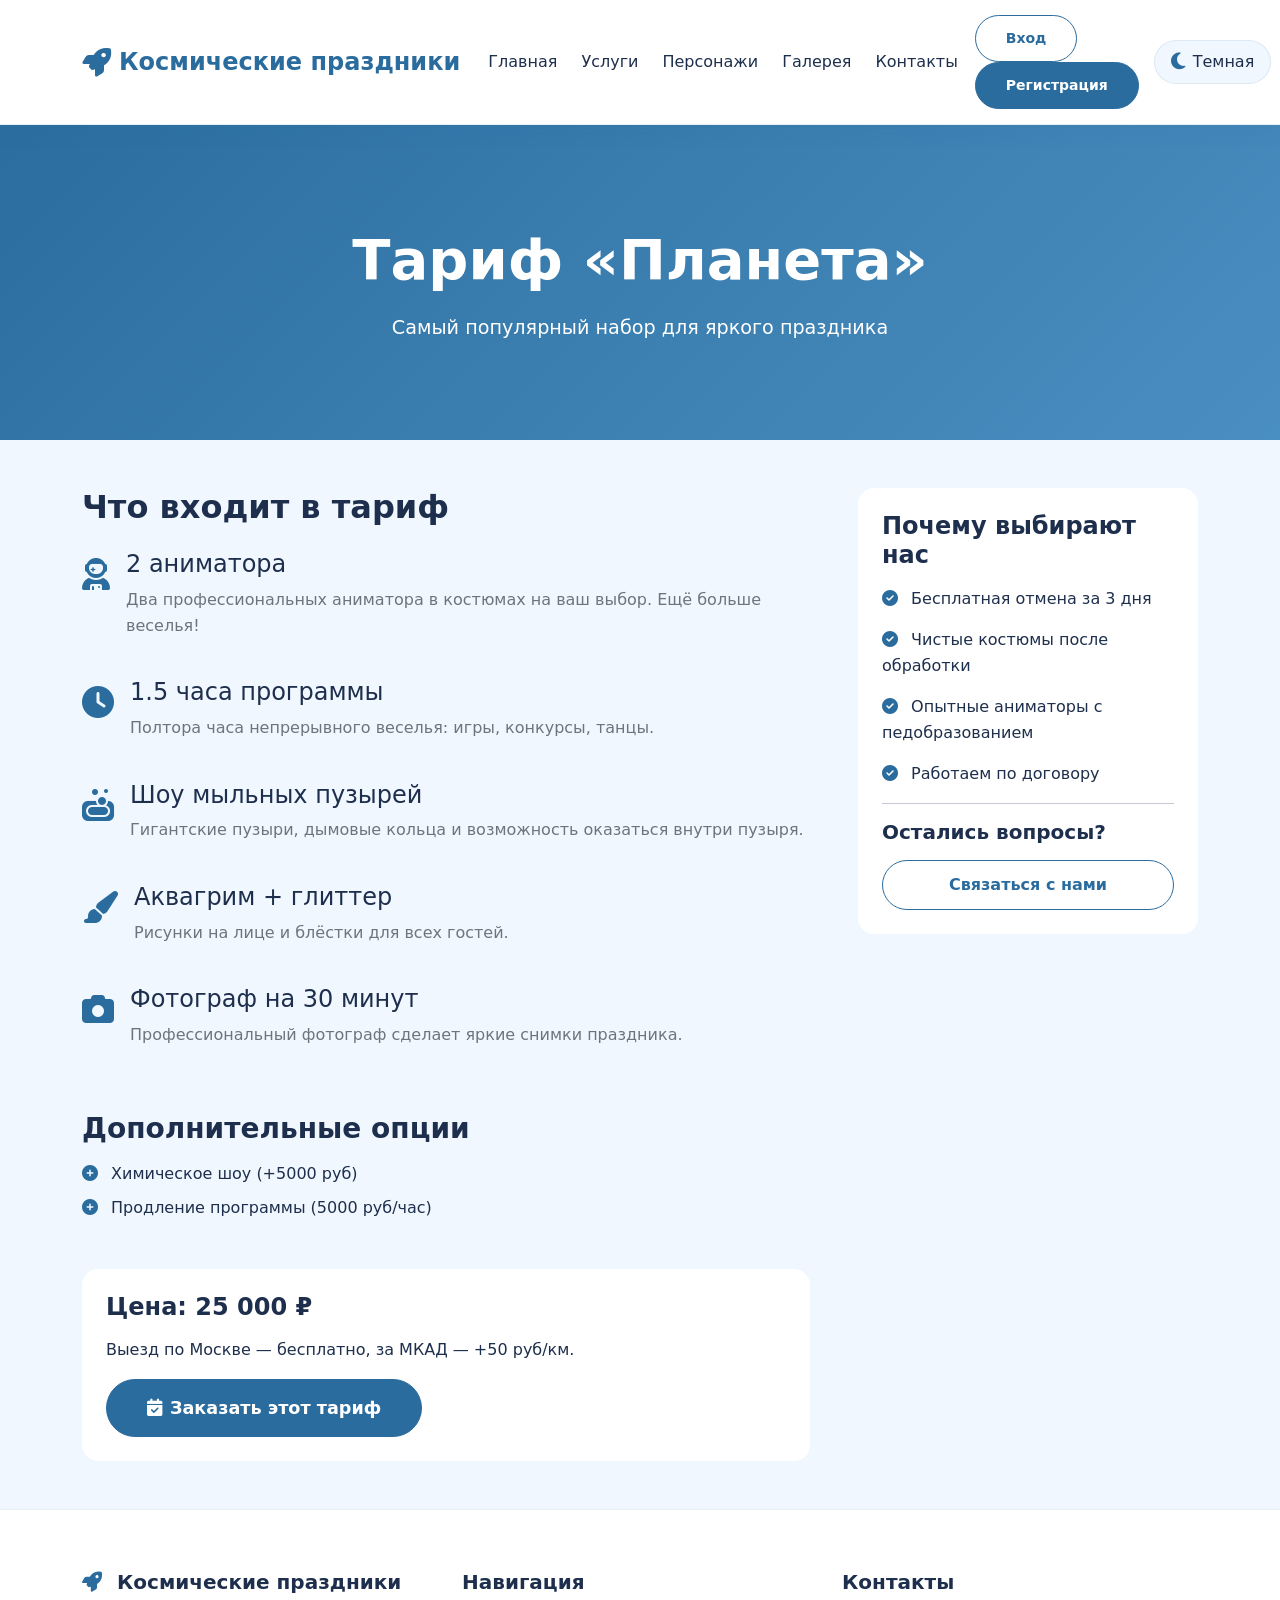
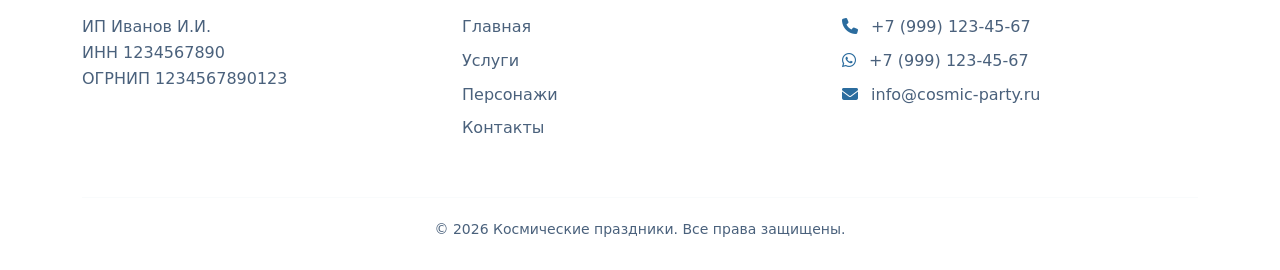
<file: tariff-planeta.html>
<!DOCTYPE html>
<html lang="ru">
<head>
    <meta charset="UTF-8">
    <meta name="viewport" content="width=device-width, initial-scale=1.0">
    <title>Тариф "Планета" | Космические праздники</title>
    <meta name="description" content="Тариф Планета: 2 аниматора, 1.5 часа, шоу мыльных пузырей, аквагрим+глиттер, фотограф 30 мин. Хит продаж.">
    
    <link href="https://cdn.jsdelivr.net/npm/bootstrap@5.3.2/dist/css/bootstrap.min.css" rel="stylesheet">
    <link href="https://unpkg.com/aos@2.3.1/dist/aos.css" rel="stylesheet">
    <link rel="stylesheet" href="https://cdnjs.cloudflare.com/ajax/libs/font-awesome/6.4.0/css/all.min.css">
    <link rel="stylesheet" href="css/style.css">
</head>
<body>

    <nav class="navbar navbar-expand-lg navbar-light fixed-top">
        <div class="container">
            <a class="navbar-brand" href="index.html">
                <i class="fas fa-rocket"></i>
                Космические праздники
            </a>
            <button class="navbar-toggler" type="button" data-bs-toggle="collapse" data-bs-target="#navbarNav">
                <span class="navbar-toggler-icon"></span>
            </button>
            <div class="collapse navbar-collapse" id="navbarNav">
                <ul class="navbar-nav ms-auto align-items-lg-center">
                    <li class="nav-item">
                        <a class="nav-link" href="index.html">Главная</a>
                    </li>
                    <li class="nav-item">
                        <a class="nav-link" href="index.html#services">Услуги</a>
                    </li>
                    <li class="nav-item">
                        <a class="nav-link" href="index.html#characters">Персонажи</a>
                    </li>
                    <li class="nav-item">
                        <a class="nav-link" href="gallery.html">Галерея</a>        
                    </li>
                    <li class="nav-item">
                        <a class="nav-link" href="contacts.html">Контакты</a>
                    </li>
                    <li class="nav-item" id="authButtons">
                        <button class="btn btn-outline-primary btn-sm me-2" data-bs-toggle="modal" data-bs-target="#loginModal">Вход</button>
                        <button class="btn btn-primary btn-sm" data-bs-toggle="modal" data-bs-target="#registerModal">Регистрация</button>
                    </li>
                    <li class="nav-item" id="userGreeting" style="display: none;">
                        <span class="navbar-text me-2" id="greetingText"></span>
                        <a href="profile.html" class="navbar-text me-2" id="profileLink" style="display: none;">
                            <i class="fas fa-user"></i> Профиль
                        </a>
                        <button class="btn btn-outline-secondary btn-sm" id="logoutBtn">Выйти</button>
                    </li>
                    <li class="nav-item">
                        <button class="theme-toggle" id="themeToggle">
                            <i class="fas fa-moon"></i>
                            <span>Темная</span>
                        </button>
                    </li>
                </ul>
            </div>
        </div>
    </nav>

    <section class="page-header">
        <div class="container">
            <h1 class="display-4 fw-bold" data-aos="fade-up">Тариф «Планета»</h1>
            <p class="lead" data-aos="fade-up" data-aos-delay="100">Самый популярный набор для яркого праздника</p>
        </div>
    </section>

    <section class="py-5">
        <div class="container">
            <div class="row g-5">
                <div class="col-lg-8" data-aos="fade-right">
                    <h2 class="fw-bold mb-4">Что входит в тариф</h2>
                    
                    <div class="d-flex align-items-start mb-4">
                        <div class="me-3 text-primary" style="font-size: 2rem;">
                            <i class="fas fa-user-astronaut"></i>
                        </div>
                        <div>
                            <h4>2 аниматора</h4>
                            <p class="text-secondary">Два профессиональных аниматора в костюмах на ваш выбор. Ещё больше веселья!</p>
                        </div>
                    </div>
                    
                    <div class="d-flex align-items-start mb-4">
                        <div class="me-3 text-primary" style="font-size: 2rem;">
                            <i class="fas fa-clock"></i>
                        </div>
                        <div>
                            <h4>1.5 часа программы</h4>
                            <p class="text-secondary">Полтора часа непрерывного веселья: игры, конкурсы, танцы.</p>
                        </div>
                    </div>
                    
                    <div class="d-flex align-items-start mb-4">
                        <div class="me-3 text-primary" style="font-size: 2rem;">
                            <i class="fas fa-soap"></i>
                        </div>
                        <div>
                            <h4>Шоу мыльных пузырей</h4>
                            <p class="text-secondary">Гигантские пузыри, дымовые кольца и возможность оказаться внутри пузыря.</p>
                        </div>
                    </div>
                    
                    <div class="d-flex align-items-start mb-4">
                        <div class="me-3 text-primary" style="font-size: 2rem;">
                            <i class="fas fa-paint-brush"></i>
                        </div>
                        <div>
                            <h4>Аквагрим + глиттер</h4>
                            <p class="text-secondary">Рисунки на лице и блёстки для всех гостей.</p>
                        </div>
                    </div>
                    
                    <div class="d-flex align-items-start mb-4">
                        <div class="me-3 text-primary" style="font-size: 2rem;">
                            <i class="fas fa-camera"></i>
                        </div>
                        <div>
                            <h4>Фотограф на 30 минут</h4>
                            <p class="text-secondary">Профессиональный фотограф сделает яркие снимки праздника.</p>
                        </div>
                    </div>
                    
                    <h3 class="fw-bold mt-5 mb-3">Дополнительные опции</h3>
                    <ul class="list-unstyled">
                        <li class="mb-2"><i class="fas fa-plus-circle text-primary me-2"></i> Химическое шоу (+5000 руб)</li>
                        <li class="mb-2"><i class="fas fa-plus-circle text-primary me-2"></i> Продление программы (5000 руб/час)</li>
                    </ul>
                    
                    <div class="bg-light p-4 rounded-4 mt-5">
                        <h4 class="fw-bold mb-3">Цена: 25 000 ₽</h4>
                        <p class="mb-3">Выезд по Москве — бесплатно, за МКАД — +50 руб/км.</p>
                        <button class="btn btn-primary btn-lg" data-bs-toggle="modal" data-bs-target="#orderModal">
                            <i class="fas fa-calendar-check me-2"></i>Заказать этот тариф
                        </button>
                    </div>
                </div>
                
                <div class="col-lg-4" data-aos="fade-left">
                    <div class="bg-light p-4 rounded-4 sticky-top" style="top: 100px;">
                        <h4 class="fw-bold mb-3">Почему выбирают нас</h4>
                        <ul class="list-unstyled">
                            <li class="mb-3"><i class="fas fa-check-circle text-primary me-2"></i> Бесплатная отмена за 3 дня</li>
                            <li class="mb-3"><i class="fas fa-check-circle text-primary me-2"></i> Чистые костюмы после обработки</li>
                            <li class="mb-3"><i class="fas fa-check-circle text-primary me-2"></i> Опытные аниматоры с педобразованием</li>
                            <li class="mb-3"><i class="fas fa-check-circle text-primary me-2"></i> Работаем по договору</li>
                        </ul>
                        <hr>
                        <h5 class="fw-bold mb-3">Остались вопросы?</h5>
                        <a href="contacts.html" class="btn btn-outline-primary w-100">Связаться с нами</a>
                    </div>
                </div>
            </div>
        </div>
    </section>

    <div class="modal fade" id="orderModal" tabindex="-1" aria-hidden="true">
        <div class="modal-dialog modal-lg modal-dialog-centered">
            <div class="modal-content">
                <div class="modal-header">
                    <h5 class="modal-title">Заказать космический праздник</h5>
                    <button type="button" class="btn-close" data-bs-dismiss="modal" aria-label="Закрыть"></button>
                </div>
                <div class="modal-body">
                    <form id="orderForm">
                        <div class="row g-3">
                            <div class="col-md-6">
                                <label class="form-label">Ваше имя *</label>
                                <input type="text" class="form-control" required>
                            </div>
                            <div class="col-md-6">
                                <label class="form-label">Телефон *</label>
                                <input type="tel" class="form-control" required>
                            </div>
                            <div class="col-md-6">
                                <label class="form-label">Email</label>
                                <input type="email" class="form-control">
                            </div>
                            <div class="col-md-6">
                                <label class="form-label">Дата праздника</label>
                                <input type="date" class="form-control">
                            </div>
                            <div class="col-12">
                                <label class="form-label">Выберите услугу</label>
                                <select class="form-select">
                                    <option>День рождения</option>
                                    <option>Выпускной</option>
                                    <option>Корпоратив</option>
                                    <option>Новый год</option>
                                </select>
                            </div>
                            <div class="col-12">
                                <label class="form-label">Количество детей</label>
                                <input type="number" class="form-control" min="1" max="50">
                            </div>
                            <div class="col-12">
                                <label class="form-label">Дополнительные пожелания</label>
                                <textarea class="form-control" rows="3"></textarea>
                            </div>
                        </div>
                    </form>
                </div>
                <div class="modal-footer">
                    <button type="button" class="btn btn-secondary" data-bs-dismiss="modal">Закрыть</button>
                    <button type="submit" form="orderForm" class="btn btn-primary">Отправить заявку</button>
                </div>
            </div>
        </div>
    </div>

    <div class="modal fade" id="loginModal" tabindex="-1" aria-hidden="true">
        <div class="modal-dialog modal-dialog-centered">
            <div class="modal-content">
                <div class="modal-header">
                    <h5 class="modal-title">Вход в личный кабинет</h5>
                    <button type="button" class="btn-close" data-bs-dismiss="modal" aria-label="Закрыть"></button>
                </div>
                <div class="modal-body">
                    <form id="loginForm">
                        <div class="mb-3">
                            <label for="loginEmail" class="form-label">Email</label>
                            <input type="email" class="form-control" id="loginEmail" required>
                        </div>
                        <div class="mb-3">
                            <label for="loginPassword" class="form-label">Пароль</label>
                            <input type="password" class="form-control" id="loginPassword" required>
                        </div>
                    </form>
                </div>
                <div class="modal-footer">
                    <button type="button" class="btn btn-secondary" data-bs-dismiss="modal">Отмена</button>
                    <button type="submit" form="loginForm" class="btn btn-primary">Войти</button>
                </div>
            </div>
        </div>
    </div>

    <div class="modal fade" id="registerModal" tabindex="-1" aria-hidden="true">
        <div class="modal-dialog modal-dialog-centered">
            <div class="modal-content">
                <div class="modal-header">
                    <h5 class="modal-title">Регистрация</h5>
                    <button type="button" class="btn-close" data-bs-dismiss="modal" aria-label="Закрыть"></button>
                </div>
                <div class="modal-body">
                    <form id="registerForm">
                        <div class="mb-3">
                            <label for="registerName" class="form-label">Имя</label>
                            <input type="text" class="form-control" id="registerName" required>
                        </div>
                        <div class="mb-3">
                            <label for="registerEmail" class="form-label">Email</label>
                            <input type="email" class="form-control" id="registerEmail" required>
                        </div>
                        <div class="mb-3">
                            <label for="registerPassword" class="form-label">Пароль</label>
                            <input type="password" class="form-control" id="registerPassword" required>
                        </div>
                        <div class="mb-3">
                            <label for="registerConfirmPassword" class="form-label">Подтверждение пароля</label>
                            <input type="password" class="form-control" id="registerConfirmPassword" required>
                        </div>
                    </form>
                </div>
                <div class="modal-footer">
                    <button type="button" class="btn btn-secondary" data-bs-dismiss="modal">Отмена</button>
                    <button type="submit" form="registerForm" class="btn btn-primary">Зарегистрироваться</button>
                </div>
            </div>
        </div>
    </div>

    <footer>
        <div class="container">
            <div class="row g-4">
                <div class="col-md-4">
                    <h5>
                        <i class="fas fa-rocket me-2 text-primary"></i>
                        Космические праздники
                    </h5>
                    <p class="text-muted">
                        ИП Иванов И.И.<br>
                        ИНН 1234567890<br>
                        ОГРНИП 1234567890123
                    </p>
                </div>
                <div class="col-md-4">
                    <h5>Навигация</h5>
                    <ul class="list-unstyled">
                        <li class="mb-2">
                            <a href="index.html" class="text-muted text-decoration-none">Главная</a>
                        </li>
                        <li class="mb-2">
                            <a href="index.html#services" class="text-muted text-decoration-none">Услуги</a>
                        </li>
                        <li class="mb-2">
                            <a href="index.html#characters" class="text-muted text-decoration-none">Персонажи</a>
                        </li>
                        <li class="mb-2">
                            <a href="contacts.html" class="text-muted text-decoration-none">Контакты</a>
                        </li>
                    </ul>
                </div>
                <div class="col-md-4">
                    <h5>Контакты</h5>
                    <p class="mb-2">
                        <i class="fas fa-phone me-2 text-primary"></i>
                        <a href="tel:+79991234567" class="text-muted text-decoration-none">+7 (999) 123-45-67</a>
                    </p>
                    <p class="mb-2">
                        <i class="fab fa-whatsapp me-2 text-primary"></i>
                        <a href="https://wa.me/79991234567" class="text-muted text-decoration-none">+7 (999) 123-45-67</a>
                    </p>
                    <p class="mb-2">
                        <i class="fas fa-envelope me-2 text-primary"></i>
                        <a href="mailto:info@cosmic-party.ru" class="text-muted text-decoration-none">info@cosmic-party.ru</a>
                    </p>
                </div>
            </div>
            <hr>
            <div class="text-center text-muted small">
                © 2026 Космические праздники. Все права защищены.
            </div>
        </div>
    </footer>

    <script src="https://cdn.jsdelivr.net/npm/bootstrap@5.3.2/dist/js/bootstrap.bundle.min.js"></script>
    <script src="https://unpkg.com/aos@2.3.1/dist/aos.js"></script>
    <script src="js/main.js"></script>
    <script>
        document.addEventListener('DOMContentLoaded', function() {
            AOS.init();
        });
    </script>
</body>
</html>
</file>
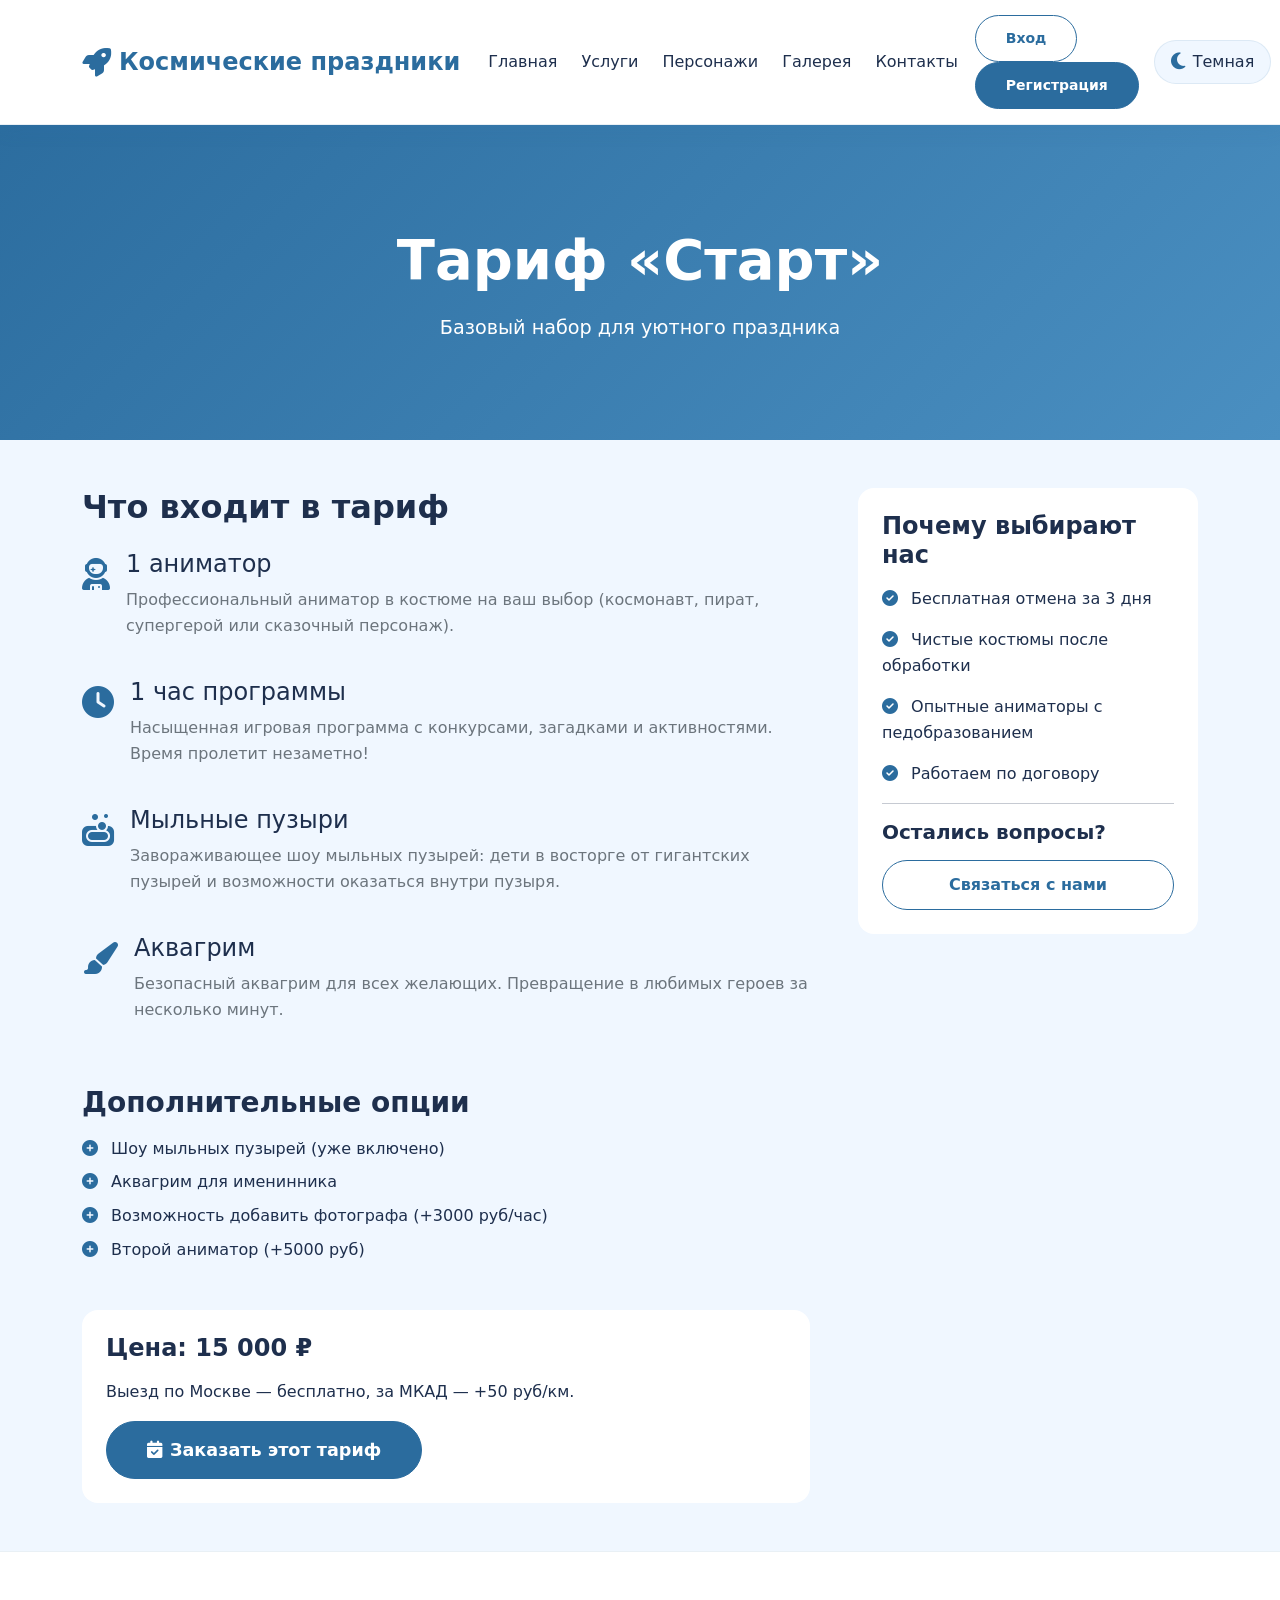
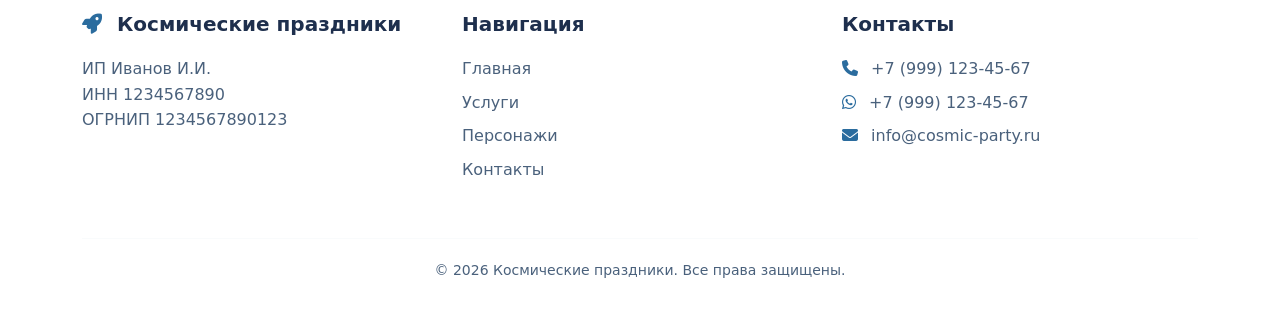
<file: tariff-start.html>
<!DOCTYPE html>
<html lang="ru">
<head>
    <meta charset="UTF-8">
    <meta name="viewport" content="width=device-width, initial-scale=1.0">
    <title>Тариф "Старт" | Космические праздники</title>
    <meta name="description" content="Тариф Старт: 1 аниматор, 1 час программы, мыльные пузыри, аквагрим. Идеально для небольшого праздника.">
    
    <link href="https://cdn.jsdelivr.net/npm/bootstrap@5.3.2/dist/css/bootstrap.min.css" rel="stylesheet">
    <link href="https://unpkg.com/aos@2.3.1/dist/aos.css" rel="stylesheet">
    <link rel="stylesheet" href="https://cdnjs.cloudflare.com/ajax/libs/font-awesome/6.4.0/css/all.min.css">
    <link rel="stylesheet" href="css/style.css">
</head>
<body>

    <nav class="navbar navbar-expand-lg navbar-light fixed-top">
        <div class="container">
            <a class="navbar-brand" href="index.html">
                <i class="fas fa-rocket"></i>
                Космические праздники
            </a>
            <button class="navbar-toggler" type="button" data-bs-toggle="collapse" data-bs-target="#navbarNav">
                <span class="navbar-toggler-icon"></span>
            </button>
            <div class="collapse navbar-collapse" id="navbarNav">
                <ul class="navbar-nav ms-auto align-items-lg-center">
                    <li class="nav-item">
                        <a class="nav-link" href="index.html">Главная</a>
                    </li>
                    <li class="nav-item">
                        <a class="nav-link" href="index.html#services">Услуги</a>
                    </li>
                    <li class="nav-item">
                        <a class="nav-link" href="index.html#characters">Персонажи</a>
                    </li>
                    <li class="nav-item">
                        <a class="nav-link" href="gallery.html">Галерея</a>         
                    </li>
                    <li class="nav-item">
                        <a class="nav-link" href="contacts.html">Контакты</a>
                    </li>
                    <li class="nav-item" id="authButtons">
                        <button class="btn btn-outline-primary btn-sm me-2" data-bs-toggle="modal" data-bs-target="#loginModal">Вход</button>
                        <button class="btn btn-primary btn-sm" data-bs-toggle="modal" data-bs-target="#registerModal">Регистрация</button>
                    </li>
                    <li class="nav-item" id="userGreeting" style="display: none;">
                        <span class="navbar-text me-2" id="greetingText"></span>
                        <a href="profile.html" class="navbar-text me-2" id="profileLink" style="display: none;">
                            <i class="fas fa-user"></i> Профиль
                        </a>
                        <button class="btn btn-outline-secondary btn-sm" id="logoutBtn">Выйти</button>
                    </li>
                    <li class="nav-item">
                        <button class="theme-toggle" id="themeToggle">
                            <i class="fas fa-moon"></i>
                            <span>Темная</span>
                        </button>
                    </li>
                </ul>
            </div>
        </div>
    </nav>

    <section class="page-header">
        <div class="container">
            <h1 class="display-4 fw-bold" data-aos="fade-up">Тариф «Старт»</h1>
            <p class="lead" data-aos="fade-up" data-aos-delay="100">Базовый набор для уютного праздника</p>
        </div>
    </section>

    <section class="py-5">
        <div class="container">
            <div class="row g-5">
                <div class="col-lg-8" data-aos="fade-right">
                    <h2 class="fw-bold mb-4">Что входит в тариф</h2>
                    
                    <div class="d-flex align-items-start mb-4">
                        <div class="me-3 text-primary" style="font-size: 2rem;">
                            <i class="fas fa-user-astronaut"></i>
                        </div>
                        <div>
                            <h4>1 аниматор</h4>
                            <p class="text-secondary">Профессиональный аниматор в костюме на ваш выбор (космонавт, пират, супергерой или сказочный персонаж).</p>
                        </div>
                    </div>
                    
                    <div class="d-flex align-items-start mb-4">
                        <div class="me-3 text-primary" style="font-size: 2rem;">
                            <i class="fas fa-clock"></i>
                        </div>
                        <div>
                            <h4>1 час программы</h4>
                            <p class="text-secondary">Насыщенная игровая программа с конкурсами, загадками и активностями. Время пролетит незаметно!</p>
                        </div>
                    </div>
                    
                    <div class="d-flex align-items-start mb-4">
                        <div class="me-3 text-primary" style="font-size: 2rem;">
                            <i class="fas fa-soap"></i>
                        </div>
                        <div>
                            <h4>Мыльные пузыри</h4>
                            <p class="text-secondary">Завораживающее шоу мыльных пузырей: дети в восторге от гигантских пузырей и возможности оказаться внутри пузыря.</p>
                        </div>
                    </div>
                    
                    <div class="d-flex align-items-start mb-4">
                        <div class="me-3 text-primary" style="font-size: 2rem;">
                            <i class="fas fa-paint-brush"></i>
                        </div>
                        <div>
                            <h4>Аквагрим</h4>
                            <p class="text-secondary">Безопасный аквагрим для всех желающих. Превращение в любимых героев за несколько минут.</p>
                        </div>
                    </div>
                    
                    <h3 class="fw-bold mt-5 mb-3">Дополнительные опции</h3>
                    <ul class="list-unstyled">
                        <li class="mb-2"><i class="fas fa-plus-circle text-primary me-2"></i> Шоу мыльных пузырей (уже включено)</li>
                        <li class="mb-2"><i class="fas fa-plus-circle text-primary me-2"></i> Аквагрим для именинника</li>
                        <li class="mb-2"><i class="fas fa-plus-circle text-primary me-2"></i> Возможность добавить фотографа (+3000 руб/час)</li>
                        <li class="mb-2"><i class="fas fa-plus-circle text-primary me-2"></i> Второй аниматор (+5000 руб)</li>
                    </ul>
                    
                    <div class="bg-light p-4 rounded-4 mt-5">
                        <h4 class="fw-bold mb-3">Цена: 15 000 ₽</h4>
                        <p class="mb-3">Выезд по Москве — бесплатно, за МКАД — +50 руб/км.</p>
                        <button class="btn btn-primary btn-lg" data-bs-toggle="modal" data-bs-target="#orderModal">
                            <i class="fas fa-calendar-check me-2"></i>Заказать этот тариф
                        </button>
                    </div>
                </div>
                
                <div class="col-lg-4" data-aos="fade-left">
                    <div class="bg-light p-4 rounded-4 sticky-top" style="top: 100px;">
                        <h4 class="fw-bold mb-3">Почему выбирают нас</h4>
                        <ul class="list-unstyled">
                            <li class="mb-3"><i class="fas fa-check-circle text-primary me-2"></i> Бесплатная отмена за 3 дня</li>
                            <li class="mb-3"><i class="fas fa-check-circle text-primary me-2"></i> Чистые костюмы после обработки</li>
                            <li class="mb-3"><i class="fas fa-check-circle text-primary me-2"></i> Опытные аниматоры с педобразованием</li>
                            <li class="mb-3"><i class="fas fa-check-circle text-primary me-2"></i> Работаем по договору</li>
                        </ul>
                        <hr>
                        <h5 class="fw-bold mb-3">Остались вопросы?</h5>
                        <a href="contacts.html" class="btn btn-outline-primary w-100">Связаться с нами</a>
                    </div>
                </div>
            </div>
        </div>
    </section>

    <div class="modal fade" id="orderModal" tabindex="-1" aria-hidden="true">
        <div class="modal-dialog modal-lg modal-dialog-centered">
            <div class="modal-content">
                <div class="modal-header">
                    <h5 class="modal-title">Заказать космический праздник</h5>
                    <button type="button" class="btn-close" data-bs-dismiss="modal" aria-label="Закрыть"></button>
                </div>
                <div class="modal-body">
                    <form id="orderForm">
                        <div class="row g-3">
                            <div class="col-md-6">
                                <label class="form-label">Ваше имя *</label>
                                <input type="text" class="form-control" required>
                            </div>
                            <div class="col-md-6">
                                <label class="form-label">Телефон *</label>
                                <input type="tel" class="form-control" required>
                            </div>
                            <div class="col-md-6">
                                <label class="form-label">Email</label>
                                <input type="email" class="form-control">
                            </div>
                            <div class="col-md-6">
                                <label class="form-label">Дата праздника</label>
                                <input type="date" class="form-control">
                            </div>
                            <div class="col-12">
                                <label class="form-label">Выберите услугу</label>
                                <select class="form-select">
                                    <option>День рождения</option>
                                    <option>Выпускной</option>
                                    <option>Корпоратив</option>
                                    <option>Новый год</option>
                                </select>
                            </div>
                            <div class="col-12">
                                <label class="form-label">Количество детей</label>
                                <input type="number" class="form-control" min="1" max="50">
                            </div>
                            <div class="col-12">
                                <label class="form-label">Дополнительные пожелания</label>
                                <textarea class="form-control" rows="3"></textarea>
                            </div>
                        </div>
                    </form>
                </div>
                <div class="modal-footer">
                    <button type="button" class="btn btn-secondary" data-bs-dismiss="modal">Закрыть</button>
                    <button type="submit" form="orderForm" class="btn btn-primary">Отправить заявку</button>
                </div>
            </div>
        </div>
    </div>

    <div class="modal fade" id="loginModal" tabindex="-1" aria-hidden="true">
        <div class="modal-dialog modal-dialog-centered">
            <div class="modal-content">
                <div class="modal-header">
                    <h5 class="modal-title">Вход в личный кабинет</h5>
                    <button type="button" class="btn-close" data-bs-dismiss="modal" aria-label="Закрыть"></button>
                </div>
                <div class="modal-body">
                    <form id="loginForm">
                        <div class="mb-3">
                            <label for="loginEmail" class="form-label">Email</label>
                            <input type="email" class="form-control" id="loginEmail" required>
                        </div>
                        <div class="mb-3">
                            <label for="loginPassword" class="form-label">Пароль</label>
                            <input type="password" class="form-control" id="loginPassword" required>
                        </div>
                    </form>
                </div>
                <div class="modal-footer">
                    <button type="button" class="btn btn-secondary" data-bs-dismiss="modal">Отмена</button>
                    <button type="submit" form="loginForm" class="btn btn-primary">Войти</button>
                </div>
            </div>
        </div>
    </div>

    <div class="modal fade" id="registerModal" tabindex="-1" aria-hidden="true">
        <div class="modal-dialog modal-dialog-centered">
            <div class="modal-content">
                <div class="modal-header">
                    <h5 class="modal-title">Регистрация</h5>
                    <button type="button" class="btn-close" data-bs-dismiss="modal" aria-label="Закрыть"></button>
                </div>
                <div class="modal-body">
                    <form id="registerForm">
                        <div class="mb-3">
                            <label for="registerName" class="form-label">Имя</label>
                            <input type="text" class="form-control" id="registerName" required>
                        </div>
                        <div class="mb-3">
                            <label for="registerEmail" class="form-label">Email</label>
                            <input type="email" class="form-control" id="registerEmail" required>
                        </div>
                        <div class="mb-3">
                            <label for="registerPassword" class="form-label">Пароль</label>
                            <input type="password" class="form-control" id="registerPassword" required>
                        </div>
                        <div class="mb-3">
                            <label for="registerConfirmPassword" class="form-label">Подтверждение пароля</label>
                            <input type="password" class="form-control" id="registerConfirmPassword" required>
                        </div>
                    </form>
                </div>
                <div class="modal-footer">
                    <button type="button" class="btn btn-secondary" data-bs-dismiss="modal">Отмена</button>
                    <button type="submit" form="registerForm" class="btn btn-primary">Зарегистрироваться</button>
                </div>
            </div>
        </div>
    </div>

    <footer>
        <div class="container">
            <div class="row g-4">
                <div class="col-md-4">
                    <h5>
                        <i class="fas fa-rocket me-2 text-primary"></i>
                        Космические праздники
                    </h5>
                    <p class="text-muted">
                        ИП Иванов И.И.<br>
                        ИНН 1234567890<br>
                        ОГРНИП 1234567890123
                    </p>
                </div>
                <div class="col-md-4">
                    <h5>Навигация</h5>
                    <ul class="list-unstyled">
                        <li class="mb-2">
                            <a href="index.html" class="text-muted text-decoration-none">Главная</a>
                        </li>
                        <li class="mb-2">
                            <a href="index.html#services" class="text-muted text-decoration-none">Услуги</a>
                        </li>
                        <li class="mb-2">
                            <a href="index.html#characters" class="text-muted text-decoration-none">Персонажи</a>
                        </li>
                        <li class="mb-2">
                            <a href="contacts.html" class="text-muted text-decoration-none">Контакты</a>
                        </li>
                    </ul>
                </div>
                <div class="col-md-4">
                    <h5>Контакты</h5>
                    <p class="mb-2">
                        <i class="fas fa-phone me-2 text-primary"></i>
                        <a href="tel:+79991234567" class="text-muted text-decoration-none">+7 (999) 123-45-67</a>
                    </p>
                    <p class="mb-2">
                        <i class="fab fa-whatsapp me-2 text-primary"></i>
                        <a href="https://wa.me/79991234567" class="text-muted text-decoration-none">+7 (999) 123-45-67</a>
                    </p>
                    <p class="mb-2">
                        <i class="fas fa-envelope me-2 text-primary"></i>
                        <a href="mailto:info@cosmic-party.ru" class="text-muted text-decoration-none">info@cosmic-party.ru</a>
                    </p>
                </div>
            </div>
            <hr>
            <div class="text-center text-muted small">
                © 2026 Космические праздники. Все права защищены.
            </div>
        </div>
    </footer>

    <script src="https://cdn.jsdelivr.net/npm/bootstrap@5.3.2/dist/js/bootstrap.bundle.min.js"></script>
    <script src="https://unpkg.com/aos@2.3.1/dist/aos.js"></script>
    <script src="js/main.js"></script>
    <script>
        document.addEventListener('DOMContentLoaded', function() {
            AOS.init();
        });
    </script>
</body>
</html>
</file>
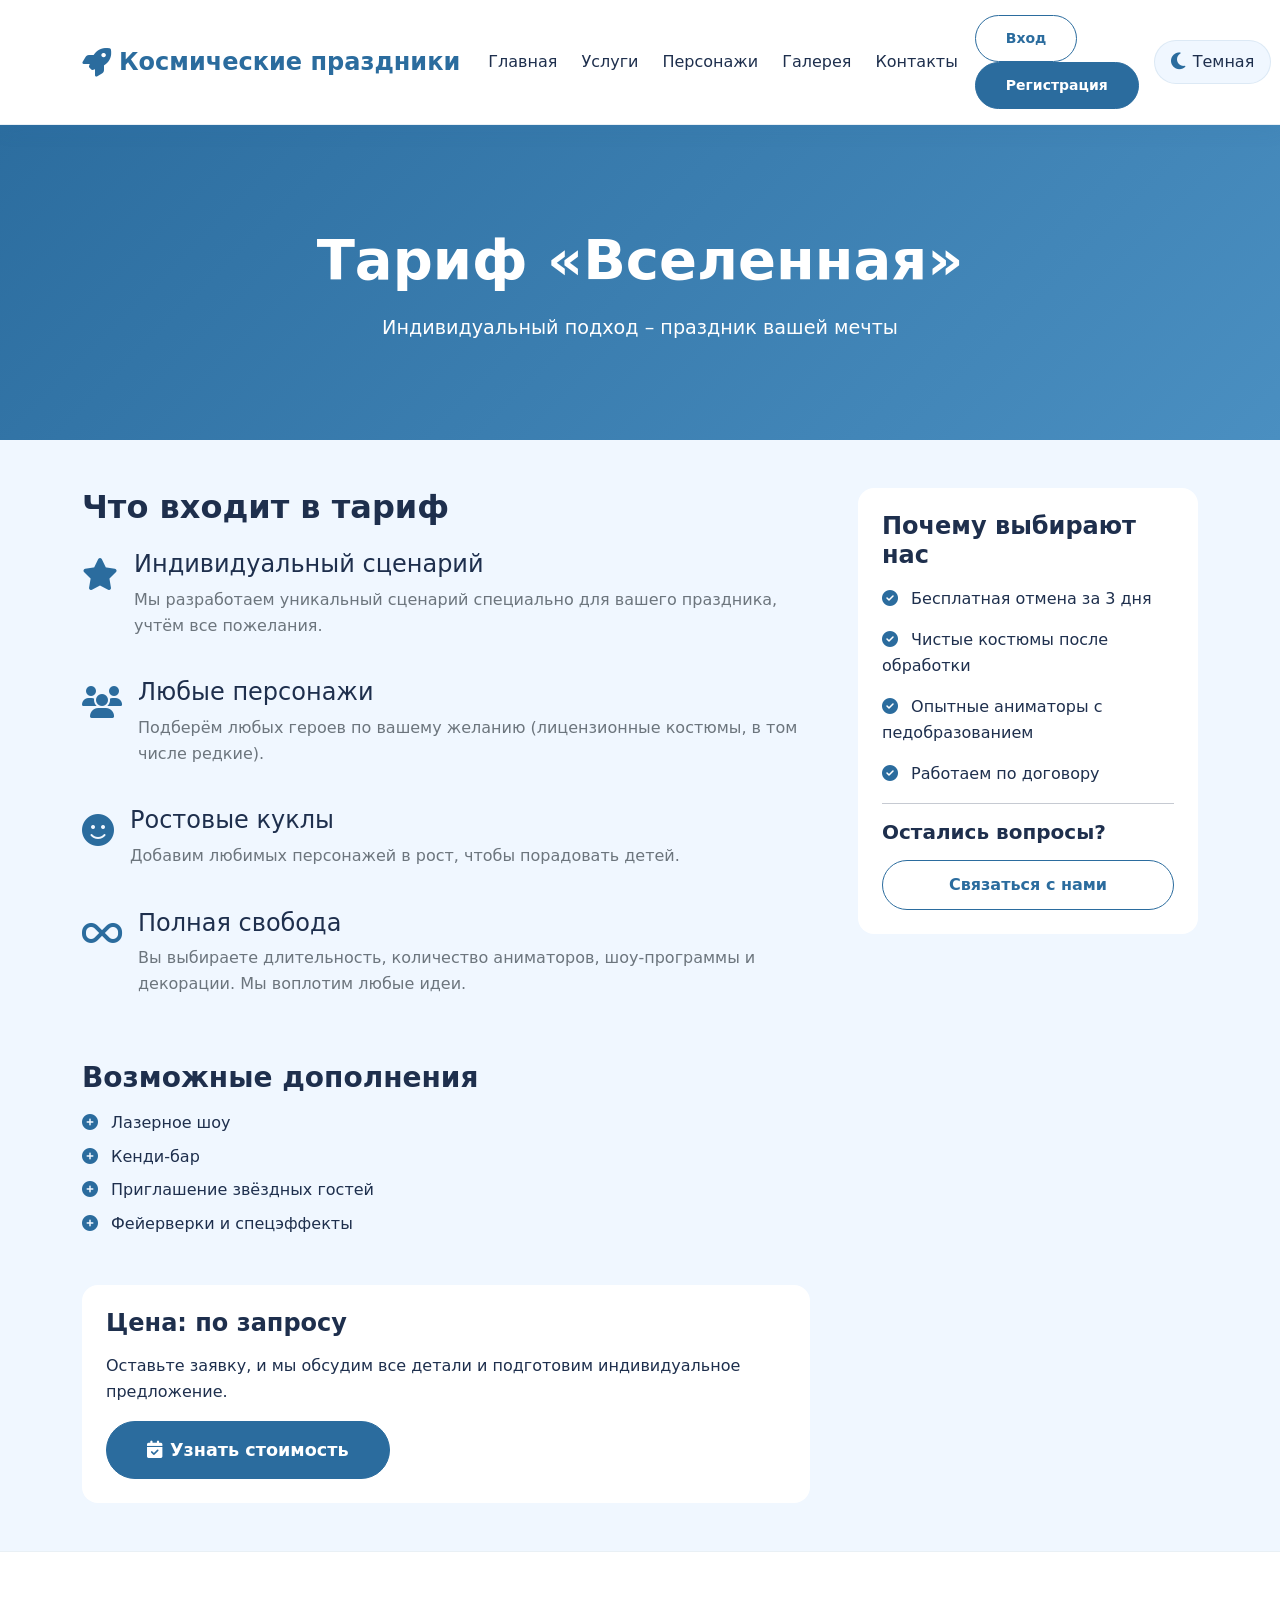
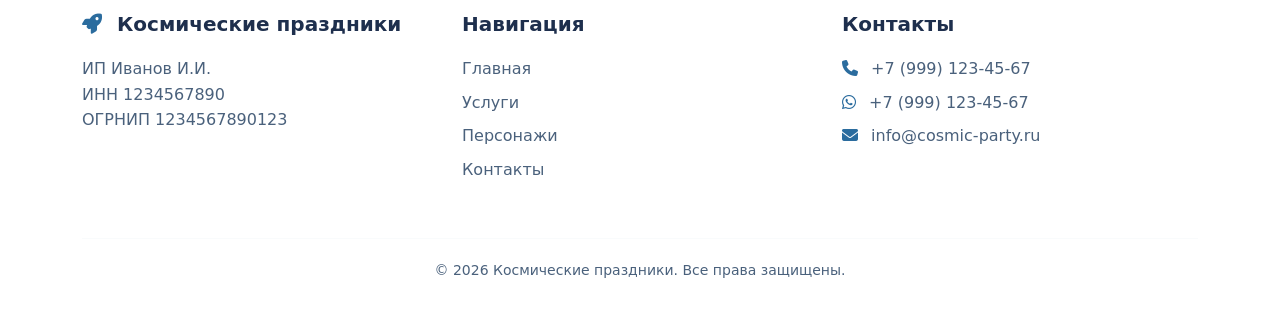
<file: tariff-vselennaya.html>
<!DOCTYPE html>
<html lang="ru">
<head>
    <meta charset="UTF-8">
    <meta name="viewport" content="width=device-width, initial-scale=1.0">
    <title>Тариф "Вселенная" | Космические праздники</title>
    <meta name="description" content="Тариф Вселенная: индивидуальный сценарий, любые персонажи, ростовые куклы, полная свобода выбора. Праздник вашей мечты.">
    
    <link href="https://cdn.jsdelivr.net/npm/bootstrap@5.3.2/dist/css/bootstrap.min.css" rel="stylesheet">
    <link href="https://unpkg.com/aos@2.3.1/dist/aos.css" rel="stylesheet">
    <link rel="stylesheet" href="https://cdnjs.cloudflare.com/ajax/libs/font-awesome/6.4.0/css/all.min.css">
    <link rel="stylesheet" href="css/style.css">
</head>
<body>

    <nav class="navbar navbar-expand-lg navbar-light fixed-top">
        <div class="container">
            <a class="navbar-brand" href="index.html">
                <i class="fas fa-rocket"></i>
                Космические праздники
            </a>
            <button class="navbar-toggler" type="button" data-bs-toggle="collapse" data-bs-target="#navbarNav">
                <span class="navbar-toggler-icon"></span>
            </button>
            <div class="collapse navbar-collapse" id="navbarNav">
                <ul class="navbar-nav ms-auto align-items-lg-center">
                    <li class="nav-item">
                        <a class="nav-link" href="index.html">Главная</a>
                    </li>
                    <li class="nav-item">
                        <a class="nav-link" href="index.html#services">Услуги</a>
                    </li>
                    <li class="nav-item">
                        <a class="nav-link" href="index.html#characters">Персонажи</a>
                    </li>
                    <li class="nav-item">
                        <a class="nav-link" href="gallery.html">Галерея</a>       
                    </li>
                    <li class="nav-item">
                        <a class="nav-link" href="contacts.html">Контакты</a>
                    </li>
                    <li class="nav-item" id="authButtons">
                        <button class="btn btn-outline-primary btn-sm me-2" data-bs-toggle="modal" data-bs-target="#loginModal">Вход</button>
                        <button class="btn btn-primary btn-sm" data-bs-toggle="modal" data-bs-target="#registerModal">Регистрация</button>
                    </li>
                    <li class="nav-item" id="userGreeting" style="display: none;">
                        <span class="navbar-text me-2" id="greetingText"></span>
                        <a href="profile.html" class="navbar-text me-2" id="profileLink" style="display: none;">
                            <i class="fas fa-user"></i> Профиль
                        </a>
                        <button class="btn btn-outline-secondary btn-sm" id="logoutBtn">Выйти</button>
                    </li>
                    <li class="nav-item">
                        <button class="theme-toggle" id="themeToggle">
                            <i class="fas fa-moon"></i>
                            <span>Темная</span>
                        </button>
                    </li>
                </ul>
            </div>
        </div>
    </nav>

    <section class="page-header">
        <div class="container">
            <h1 class="display-4 fw-bold" data-aos="fade-up">Тариф «Вселенная»</h1>
            <p class="lead" data-aos="fade-up" data-aos-delay="100">Индивидуальный подход – праздник вашей мечты</p>
        </div>
    </section>

    <section class="py-5">
        <div class="container">
            <div class="row g-5">
                <div class="col-lg-8" data-aos="fade-right">
                    <h2 class="fw-bold mb-4">Что входит в тариф</h2>
                    
                    <div class="d-flex align-items-start mb-4">
                        <div class="me-3 text-primary" style="font-size: 2rem;">
                            <i class="fas fa-star"></i>
                        </div>
                        <div>
                            <h4>Индивидуальный сценарий</h4>
                            <p class="text-secondary">Мы разработаем уникальный сценарий специально для вашего праздника, учтём все пожелания.</p>
                        </div>
                    </div>
                    
                    <div class="d-flex align-items-start mb-4">
                        <div class="me-3 text-primary" style="font-size: 2rem;">
                            <i class="fas fa-users"></i>
                        </div>
                        <div>
                            <h4>Любые персонажи</h4>
                            <p class="text-secondary">Подберём любых героев по вашему желанию (лицензионные костюмы, в том числе редкие).</p>
                        </div>
                    </div>
                    
                    <div class="d-flex align-items-start mb-4">
                        <div class="me-3 text-primary" style="font-size: 2rem;">
                            <i class="fas fa-smile"></i>
                        </div>
                        <div>
                            <h4>Ростовые куклы</h4>
                            <p class="text-secondary">Добавим любимых персонажей в рост, чтобы порадовать детей.</p>
                        </div>
                    </div>
                    
                    <div class="d-flex align-items-start mb-4">
                        <div class="me-3 text-primary" style="font-size: 2rem;">
                            <i class="fas fa-infinity"></i>
                        </div>
                        <div>
                            <h4>Полная свобода</h4>
                            <p class="text-secondary">Вы выбираете длительность, количество аниматоров, шоу-программы и декорации. Мы воплотим любые идеи.</p>
                        </div>
                    </div>
                    
                    <h3 class="fw-bold mt-5 mb-3">Возможные дополнения</h3>
                    <ul class="list-unstyled">
                        <li class="mb-2"><i class="fas fa-plus-circle text-primary me-2"></i> Лазерное шоу</li>
                        <li class="mb-2"><i class="fas fa-plus-circle text-primary me-2"></i> Кенди-бар</li>
                        <li class="mb-2"><i class="fas fa-plus-circle text-primary me-2"></i> Приглашение звёздных гостей</li>
                        <li class="mb-2"><i class="fas fa-plus-circle text-primary me-2"></i> Фейерверки и спецэффекты</li>
                    </ul>
                    
                    <div class="bg-light p-4 rounded-4 mt-5">
                        <h4 class="fw-bold mb-3">Цена: по запросу</h4>
                        <p class="mb-3">Оставьте заявку, и мы обсудим все детали и подготовим индивидуальное предложение.</p>
                        <button class="btn btn-primary btn-lg" data-bs-toggle="modal" data-bs-target="#orderModal">
                            <i class="fas fa-calendar-check me-2"></i>Узнать стоимость
                        </button>
                    </div>
                </div>
                
                <div class="col-lg-4" data-aos="fade-left">
                    <div class="bg-light p-4 rounded-4 sticky-top" style="top: 100px;">
                        <h4 class="fw-bold mb-3">Почему выбирают нас</h4>
                        <ul class="list-unstyled">
                            <li class="mb-3"><i class="fas fa-check-circle text-primary me-2"></i> Бесплатная отмена за 3 дня</li>
                            <li class="mb-3"><i class="fas fa-check-circle text-primary me-2"></i> Чистые костюмы после обработки</li>
                            <li class="mb-3"><i class="fas fa-check-circle text-primary me-2"></i> Опытные аниматоры с педобразованием</li>
                            <li class="mb-3"><i class="fas fa-check-circle text-primary me-2"></i> Работаем по договору</li>
                        </ul>
                        <hr>
                        <h5 class="fw-bold mb-3">Остались вопросы?</h5>
                        <a href="contacts.html" class="btn btn-outline-primary w-100">Связаться с нами</a>
                    </div>
                </div>
            </div>
        </div>
    </section>

    <div class="modal fade" id="orderModal" tabindex="-1" aria-hidden="true">
        <div class="modal-dialog modal-lg modal-dialog-centered">
            <div class="modal-content">
                <div class="modal-header">
                    <h5 class="modal-title">Заказать космический праздник</h5>
                    <button type="button" class="btn-close" data-bs-dismiss="modal" aria-label="Закрыть"></button>
                </div>
                <div class="modal-body">
                    <form id="orderForm">
                        <div class="row g-3">
                            <div class="col-md-6">
                                <label class="form-label">Ваше имя *</label>
                                <input type="text" class="form-control" required>
                            </div>
                            <div class="col-md-6">
                                <label class="form-label">Телефон *</label>
                                <input type="tel" class="form-control" required>
                            </div>
                            <div class="col-md-6">
                                <label class="form-label">Email</label>
                                <input type="email" class="form-control">
                            </div>
                            <div class="col-md-6">
                                <label class="form-label">Дата праздника</label>
                                <input type="date" class="form-control">
                            </div>
                            <div class="col-12">
                                <label class="form-label">Выберите услугу</label>
                                <select class="form-select">
                                    <option>День рождения</option>
                                    <option>Выпускной</option>
                                    <option>Корпоратив</option>
                                    <option>Новый год</option>
                                </select>
                            </div>
                            <div class="col-12">
                                <label class="form-label">Количество детей</label>
                                <input type="number" class="form-control" min="1" max="50">
                            </div>
                            <div class="col-12">
                                <label class="form-label">Дополнительные пожелания</label>
                                <textarea class="form-control" rows="3"></textarea>
                            </div>
                        </div>
                    </form>
                </div>
                <div class="modal-footer">
                    <button type="button" class="btn btn-secondary" data-bs-dismiss="modal">Закрыть</button>
                    <button type="submit" form="orderForm" class="btn btn-primary">Отправить заявку</button>
                </div>
            </div>
        </div>
    </div>

    <div class="modal fade" id="loginModal" tabindex="-1" aria-hidden="true">
        <div class="modal-dialog modal-dialog-centered">
            <div class="modal-content">
                <div class="modal-header">
                    <h5 class="modal-title">Вход в личный кабинет</h5>
                    <button type="button" class="btn-close" data-bs-dismiss="modal" aria-label="Закрыть"></button>
                </div>
                <div class="modal-body">
                    <form id="loginForm">
                        <div class="mb-3">
                            <label for="loginEmail" class="form-label">Email</label>
                            <input type="email" class="form-control" id="loginEmail" required>
                        </div>
                        <div class="mb-3">
                            <label for="loginPassword" class="form-label">Пароль</label>
                            <input type="password" class="form-control" id="loginPassword" required>
                        </div>
                    </form>
                </div>
                <div class="modal-footer">
                    <button type="button" class="btn btn-secondary" data-bs-dismiss="modal">Отмена</button>
                    <button type="submit" form="loginForm" class="btn btn-primary">Войти</button>
                </div>
            </div>
        </div>
    </div>

    <div class="modal fade" id="registerModal" tabindex="-1" aria-hidden="true">
        <div class="modal-dialog modal-dialog-centered">
            <div class="modal-content">
                <div class="modal-header">
                    <h5 class="modal-title">Регистрация</h5>
                    <button type="button" class="btn-close" data-bs-dismiss="modal" aria-label="Закрыть"></button>
                </div>
                <div class="modal-body">
                    <form id="registerForm">
                        <div class="mb-3">
                            <label for="registerName" class="form-label">Имя</label>
                            <input type="text" class="form-control" id="registerName" required>
                        </div>
                        <div class="mb-3">
                            <label for="registerEmail" class="form-label">Email</label>
                            <input type="email" class="form-control" id="registerEmail" required>
                        </div>
                        <div class="mb-3">
                            <label for="registerPassword" class="form-label">Пароль</label>
                            <input type="password" class="form-control" id="registerPassword" required>
                        </div>
                        <div class="mb-3">
                            <label for="registerConfirmPassword" class="form-label">Подтверждение пароля</label>
                            <input type="password" class="form-control" id="registerConfirmPassword" required>
                        </div>
                    </form>
                </div>
                <div class="modal-footer">
                    <button type="button" class="btn btn-secondary" data-bs-dismiss="modal">Отмена</button>
                    <button type="submit" form="registerForm" class="btn btn-primary">Зарегистрироваться</button>
                </div>
            </div>
        </div>
    </div>

    <footer>
        <div class="container">
            <div class="row g-4">
                <div class="col-md-4">
                    <h5>
                        <i class="fas fa-rocket me-2 text-primary"></i>
                        Космические праздники
                    </h5>
                    <p class="text-muted">
                        ИП Иванов И.И.<br>
                        ИНН 1234567890<br>
                        ОГРНИП 1234567890123
                    </p>
                </div>
                <div class="col-md-4">
                    <h5>Навигация</h5>
                    <ul class="list-unstyled">
                        <li class="mb-2">
                            <a href="index.html" class="text-muted text-decoration-none">Главная</a>
                        </li>
                        <li class="mb-2">
                            <a href="index.html#services" class="text-muted text-decoration-none">Услуги</a>
                        </li>
                        <li class="mb-2">
                            <a href="index.html#characters" class="text-muted text-decoration-none">Персонажи</a>
                        </li>
                        <li class="mb-2">
                            <a href="contacts.html" class="text-muted text-decoration-none">Контакты</a>
                        </li>
                    </ul>
                </div>
                <div class="col-md-4">
                    <h5>Контакты</h5>
                    <p class="mb-2">
                        <i class="fas fa-phone me-2 text-primary"></i>
                        <a href="tel:+79991234567" class="text-muted text-decoration-none">+7 (999) 123-45-67</a>
                    </p>
                    <p class="mb-2">
                        <i class="fab fa-whatsapp me-2 text-primary"></i>
                        <a href="https://wa.me/79991234567" class="text-muted text-decoration-none">+7 (999) 123-45-67</a>
                    </p>
                    <p class="mb-2">
                        <i class="fas fa-envelope me-2 text-primary"></i>
                        <a href="mailto:info@cosmic-party.ru" class="text-muted text-decoration-none">info@cosmic-party.ru</a>
                    </p>
                </div>
            </div>
            <hr>
            <div class="text-center text-muted small">
                © 2026 Космические праздники. Все права защищены.
            </div>
        </div>
    </footer>

    <script src="https://cdn.jsdelivr.net/npm/bootstrap@5.3.2/dist/js/bootstrap.bundle.min.js"></script>
    <script src="https://unpkg.com/aos@2.3.1/dist/aos.js"></script>
    <script src="js/main.js"></script>
    <script>
        document.addEventListener('DOMContentLoaded', function() {
            AOS.init();
        });
    </script>
</body>
</html>
</file>
<file: css/style.css>
:root {
    --light-bg: #f0f7ff;
    --light-card: #ffffff;
    --light-text: #1e2f4d;
    --light-text-secondary: #4a617c;
    --light-primary: #2b6c9e;
    --light-secondary: #4a8fc1;
    --light-accent: #7fb4d9;
    --light-border: rgba(43, 108, 158, 0.1);
    --light-shadow: rgba(43, 108, 158, 0.15);
    
    --dark-bg: #0a1424;
    --dark-card: #1a2740;
    --dark-text: #e3f0ff;
    --dark-text-secondary: #a5c0da;
    --dark-primary: #3d8fd9;
    --dark-secondary: #62a9e6;
    --dark-accent: #8ac0f0;
    --dark-border: rgba(61, 143, 217, 0.2);
    --dark-shadow: rgba(61, 143, 217, 0.25);
    
    --bg-color: var(--light-bg);
    --card-color: var(--light-card);
    --text-color: var(--light-text);
    --text-secondary: var(--light-text-secondary);
    --primary-color: var(--light-primary);
    --secondary-color: var(--light-secondary);
    --accent-color: var(--light-accent);
    --border-color: var(--light-border);
    --shadow-color: var(--light-shadow);
}

[data-theme="dark"] {
    --bg-color: var(--dark-bg);
    --card-color: var(--dark-card);
    --text-color: var(--dark-text);
    --text-secondary: var(--dark-text-secondary);
    --primary-color: var(--dark-primary);
    --secondary-color: var(--dark-secondary);
    --accent-color: var(--dark-accent);
    --border-color: var(--dark-border);
    --shadow-color: var(--dark-shadow);
}

* {
    margin: 0;
    padding: 0;
    box-sizing: border-box;
}

html {
    scroll-behavior: smooth;
    overflow-x: hidden;
}

body {
    font-family: 'Segoe UI', system-ui, -apple-system, sans-serif;
    background-color: var(--bg-color);
    color: var(--text-color);
    transition: background-color 0.3s, color 0.3s;
    line-height: 1.6;
    overflow-x: hidden;
    min-height: 100vh;
}

.navbar {
    background-color: var(--card-color) !important;
    backdrop-filter: blur(10px);
    box-shadow: 0 2px 20px var(--shadow-color);
    transition: all 0.3s;
    border-bottom: 1px solid var(--border-color);
    padding: 15px 0;
}

.navbar-brand {
    font-size: 1.5rem;
    font-weight: bold;
    color: var(--primary-color) !important;
    display: flex;
    align-items: center;
    gap: 8px;
}

.navbar-brand i {
    color: var(--primary-color);
    font-size: 1.8rem;
}

.nav-link {
    color: var(--text-color) !important;
    margin: 0 12px;
    position: relative;
    font-weight: 500;
    transition: color 0.3s;
    padding: 8px 0 !important;
}

.nav-link::after {
    content: '';
    position: absolute;
    bottom: 0;
    left: 0;
    width: 0;
    height: 2px;
    background: var(--primary-color);
    transition: width 0.3s;
}

.nav-link:hover::after {
    width: 100%;
}

.nav-link.active {
    color: var(--primary-color) !important;
}

.nav-link.active::after {
    width: 100%;
}

.theme-toggle {
    background: var(--bg-color);
    border: 1px solid var(--border-color);
    color: var(--text-color);
    font-size: 1rem;
    cursor: pointer;
    padding: 8px 16px;
    border-radius: 50px;
    transition: all 0.3s;
    display: flex;
    align-items: center;
    gap: 8px;
    margin-left: 15px;
}

.theme-toggle:hover {
    transform: scale(1.05);
    border-color: var(--primary-color);
    background: var(--card-color);
}

.theme-toggle i {
    color: var(--primary-color);
    font-size: 1.2rem;
}

#authButtons .btn {
    margin-left: 5px;
}

#userGreeting {
    display: flex;
    align-items: center;
    white-space: nowrap;
}

#greetingText {
    color: var(--text-color);
    font-weight: 500;
}

.hero-section {
    position: relative;
    min-height: 100vh;
    display: flex;
    align-items: center;
    background: linear-gradient(135deg, var(--primary-color), var(--secondary-color));
    padding: 120px 0 80px;
    color: white;
    overflow: hidden;
}

.stars, .twinkling {
    position: absolute;
    top: 0;
    left: 0;
    right: 0;
    bottom: 0;
    width: 100%;
    height: 100%;
    display: block;
    pointer-events: none;
}

.stars {
    background: #000 url('[data-uri]') repeat;
    background-size: 200px 200px;
    opacity: 0.3;
}

.twinkling {
    background: transparent url('[data-uri]') repeat;
    background-size: 200px 200px;
}

.stats-container {
    position: relative;
    z-index: 10;
    margin-top: 2rem;
    background: rgba(255, 255, 255, 0.15);
    padding: 25px;
    border-radius: 20px;
    backdrop-filter: blur(10px);
    border: 1px solid rgba(255, 255, 255, 0.2);
    transform: translateZ(0);
}

.stats-container h2 {
    color: white !important;
    font-size: 2.8rem;
    font-weight: 700;
    margin-bottom: 5px;
    line-height: 1;
}

.stats-container p {
    color: rgba(255, 255, 255, 0.9) !important;
    font-size: 1rem;
    margin-bottom: 0;
    font-weight: 500;
}

.scroll-down {
    position: absolute;
    bottom: 30px;
    left: 50%;
    transform: translateX(-50%);
    z-index: 10;
}

.scroll-down a {
    color: white;
    font-size: 2rem;
    opacity: 0.8;
    transition: opacity 0.3s;
    display: block;
}

.scroll-down a:hover {
    opacity: 1;
}

.services-section {
    background-color: var(--bg-color);
    padding: 100px 0;
    transition: background-color 0.3s;
}

.service-card {
    background-color: var(--card-color);
    border-radius: 24px;
    padding: 35px 25px;
    text-align: center;
    box-shadow: 0 15px 35px var(--shadow-color);
    transition: all 0.3s;
    position: relative;
    overflow: hidden;
    height: 100%;
    border: 1px solid var(--border-color);
}

.service-card:hover {
    transform: translateY(-10px);
    box-shadow: 0 25px 45px var(--shadow-color);
}

.service-icon {
    width: 110px;
    height: 110px;
    background: linear-gradient(135deg, var(--primary-color), var(--secondary-color));
    border-radius: 50%;
    display: flex;
    align-items: center;
    justify-content: center;
    margin: 0 auto 25px;
    color: white;
    font-size: 2.8rem;
    transition: transform 0.5s;
}

.service-card:hover .service-icon {
    transform: rotate(360deg);
}

.service-card h4 {
    color: var(--text-color);
    font-weight: 600;
    margin-bottom: 15px;
}

.service-card p {
    color: var(--text-secondary);
    margin-bottom: 20px;
}

.price-badge {
    display: inline-block;
    padding: 8px 20px;
    background: linear-gradient(135deg, var(--primary-color), var(--secondary-color));
    color: white;
    border-radius: 50px;
    font-weight: 600;
    font-size: 1.1rem;
}

.characters-section {
    background-color: var(--bg-color);
    padding: 100px 0;
    transition: background-color 0.3s;
}

.character-card {
    position: relative;
    border-radius: 20px;
    overflow: hidden;
    cursor: pointer;
    aspect-ratio: 3/4;
    background-color: var(--card-color);
    box-shadow: 0 15px 35px var(--shadow-color);
    border: 1px solid var(--border-color);
}

.character-card img {
    width: 100%;
    height: 100%;
    object-fit: cover;
    transition: transform 0.5s;
    display: block;
}

.character-card:hover img {
    transform: scale(110%);
}

.character-info {
    position: absolute;
    bottom: 0;
    left: 0;
    right: 0;
    padding: 25px 20px;
    background: linear-gradient(to top, rgba(0, 0, 0, 0.9), transparent);
    color: white;
    transform: translateY(100%);
    transition: transform 0.3s;
}

.character-card:hover .character-info {
    transform: translateY(0);
}

.character-info h5 {
    font-size: 1.2rem;
    font-weight: 600;
    margin-bottom: 5px;
}

.character-info p {
    font-size: 0.9rem;
    opacity: 0.9;
}

.offers-section {
    background-color: var(--bg-color);
    padding: 100px 0;
    transition: background-color 0.3s;
}

.offer-card {
    background-color: var(--card-color);
    border-radius: 24px;
    padding: 40px 25px;
    text-align: center;
    box-shadow: 0 15px 35px var(--shadow-color);
    transition: all 0.3s;
    position: relative;
    height: 100%;
    border: 1px solid var(--border-color);
}

.offer-card.popular {
    border: 2px solid var(--primary-color);
    transform: scale(1.02);
    box-shadow: 0 25px 45px var(--shadow-color);
}

.popular-badge {
    position: absolute;
    top: -12px;
    left: 50%;
    transform: translateX(-50%);
    background: var(--primary-color);
    color: white;
    padding: 6px 25px;
    border-radius: 50px;
    font-weight: 600;
    font-size: 0.9rem;
    box-shadow: 0 5px 15px var(--shadow-color);
    white-space: nowrap;
}

.offer-card h3 {
    color: var(--primary-color);
    margin-bottom: 20px;
    font-weight: 700;
    font-size: 1.5rem;
}

.price {
    font-size: 2.8rem;
    font-weight: 700;
    color: var(--text-color);
    margin-bottom: 25px;
    line-height: 1;
}

.offer-list {
    list-style: none;
    padding: 0;
    margin: 0 0 25px;
    text-align: left;
}

.offer-list li {
    padding: 10px 0;
    border-bottom: 1px solid var(--border-color);
    color: var(--text-secondary);
    display: flex;
    align-items: center;
    gap: 10px;
}

.offer-list li:last-child {
    border-bottom: none;
}

.offer-list i {
    color: var(--primary-color);
    font-size: 1.1rem;
    width: 20px;
}

.btn-primary {
    background: var(--primary-color);
    border-color: var(--primary-color);
    color: white;
    transition: all 0.3s;
    padding: 12px 30px;
    font-weight: 600;
    border-radius: 50px;
}

.btn-primary:hover {
    background: var(--secondary-color);
    border-color: var(--secondary-color);
    transform: translateY(-2px);
    box-shadow: 0 10px 25px var(--shadow-color);
}

.btn-outline-primary {
    border-color: var(--primary-color);
    color: var(--primary-color);
    transition: all 0.3s;
    padding: 12px 30px;
    font-weight: 600;
    border-radius: 50px;
}

.btn-outline-primary:hover {
    background: var(--primary-color);
    border-color: var(--primary-color);
    color: white;
    transform: translateY(-2px);
    box-shadow: 0 10px 25px var(--shadow-color);
}

.btn-lg {
    padding: 15px 40px;
    font-size: 1.1rem;
}

.badge.bg-primary {
    background: var(--primary-color) !important;
    color: white;
    padding: 8px 20px;
    border-radius: 50px;
    font-weight: 500;
    font-size: 0.9rem;
}

.page-header {
    padding: 150px 0 80px;
    margin-top: 76px;
    background: linear-gradient(135deg, var(--primary-color), var(--secondary-color));
    color: white;
    text-align: center;
}

.page-header h1 {
    font-size: 3.5rem;
    font-weight: 700;
    margin-bottom: 20px;
}

.page-header p {
    font-size: 1.2rem;
    opacity: 0.9;
}

.contact-item {
    background-color: var(--card-color);
    border: 1px solid var(--border-color);
    border-radius: 16px;
    padding: 20px !important;
    transition: all 0.3s;
    color: var(--text-color);
    margin-bottom: 15px !important;
}

.contact-item:hover {
    transform: translateX(10px);
    box-shadow: 0 10px 30px var(--shadow-color);
    border-color: var(--primary-color);
}

.contact-item a {
    color: var(--primary-color);
    text-decoration: none;
    font-weight: 500;
}

.contact-item a:hover {
    text-decoration: underline;
}

.contact-icon {
    width: 60px;
    height: 60px;
    background: linear-gradient(135deg, var(--primary-color), var(--secondary-color));
    border-radius: 50%;
    display: flex;
    align-items: center;
    justify-content: center;
    color: white;
    font-size: 1.8rem;
}

.social-card {
    background-color: var(--card-color);
    border: 1px solid var(--border-color);
    border-radius: 16px;
    padding: 25px !important;
    color: var(--text-color);
    transition: all 0.3s;
    text-align: center;
}

.social-card:hover {
    transform: translateY(-5px);
    border-color: var(--primary-color);
    box-shadow: 0 15px 35px var(--shadow-color);
}

.social-card i {
    font-size: 2.5rem;
    margin-bottom: 10px;
}

.social-card h5 {
    font-weight: 600;
    margin-bottom: 5px;
}

footer {
    background-color: var(--card-color) !important;
    border-top: 1px solid var(--border-color);
    transition: background-color 0.3s;
    padding: 60px 0 30px;
}

footer h5 {
    color: var(--text-color);
    font-weight: 600;
    margin-bottom: 20px;
}

footer .text-muted {
    color: var(--text-secondary) !important;
}

footer a {
    transition: color 0.3s;
}

footer a:hover {
    color: var(--primary-color) !important;
}

footer hr {
    margin: 40px 0 20px;
    border-color: var(--border-color);
}

.modal-content {
    background-color: var(--card-color);
    border: 1px solid var(--border-color);
    border-radius: 24px;
}

.modal-header {
    background: linear-gradient(135deg, var(--primary-color), var(--secondary-color));
    color: white;
    border-radius: 24px 24px 0 0;
    padding: 20px 30px;
    border-bottom: none;
}

.modal-header .btn-close {
    filter: brightness(0) invert(1);
    opacity: 0.8;
}

.modal-header .btn-close:hover {
    opacity: 1;
}

.modal-body {
    padding: 30px;
    color: var(--text-color);
}

.modal-footer {
    padding: 20px 30px;
    border-top: 1px solid var(--border-color);
}

.modal-body .form-control,
.modal-body .form-select {
    background-color: var(--bg-color);
    border: 1px solid var(--border-color);
    color: var(--text-color);
    padding: 12px 15px;
    border-radius: 12px;
}

.modal-body .form-control:focus,
.modal-body .form-select:focus {
    border-color: var(--primary-color);
    box-shadow: 0 0 0 0.2rem rgba(43, 108, 158, 0.25);
}

.modal-body .form-label {
    color: var(--text-color);
    font-weight: 500;
    margin-bottom: 8px;
}

@media (max-width: 991px) {
    .navbar-collapse {
        background: var(--card-color);
        padding: 20px;
        border-radius: 16px;
        margin-top: 15px;
        border: 1px solid var(--border-color);
    }
    
    .theme-toggle {
        margin: 15px 0 0;
        width: 100%;
        justify-content: center;
    }
    
    .nav-link {
        margin: 5px 0;
    }
    
    #authButtons {
        margin-top: 10px;
        display: flex;
        justify-content: center;
    }
    
    #userGreeting {
        margin-top: 10px;
        justify-content: center;
    }
}

@media (max-width: 768px) {
    .hero-section {
        text-align: center;
        padding: 120px 0 80px;
    }
    
    .display-3 {
        font-size: 2.2rem;
    }
    
    .stats-container {
        padding: 20px;
    }
    
    .stats-container h2 {
        font-size: 2.2rem;
    }
    
    .stats-container .col-4 {
        padding: 0 5px;
    }
    
    .service-card, .offer-card {
        padding: 25px 20px;
    }
    
    .service-icon {
        width: 90px;
        height: 90px;
        font-size: 2.2rem;
    }
    
    .price {
        font-size: 2.2rem;
    }
    
    .page-header {
        padding: 120px 0 60px;
    }
    
    .page-header h1 {
        font-size: 2.5rem;
    }
    
    .contact-item {
        flex-direction: column;
        text-align: center;
        gap: 15px;
    }
    
    .contact-item .contact-icon {
        margin: 0 auto;
    }
}

@media (max-width: 576px) {
    .display-3 {
        font-size: 1.8rem;
    }
    
    .btn-lg {
        padding: 12px 25px;
        font-size: 1rem;
    }
    
    .stats-container h2 {
        font-size: 1.8rem;
    }
    
    .stats-container p {
        font-size: 0.8rem;
    }
    
    .price {
        font-size: 1.8rem;
    }
}

.text-primary {
    color: var(--primary-color) !important;
}

.bg-light {
    background-color: var(--card-color) !important;
}

img {
    max-width: 100%;
    height: auto;
    display: block;
}

@keyframes starsAnimation {
    from { transform: translateY(0); }
    to { transform: translateY(-2000px); }
}

@keyframes twinklingAnimation {
    0% { opacity: 0.2; }
    50% { opacity: 0.5; }
    100% { opacity: 0.2; }
}

@keyframes bounce {
    0%, 20%, 50%, 80%, 100% { transform: translateY(0); }
    40% { transform: translateY(-30px); }
    60% { transform: translateY(-15px); }
}

.preload * {
    transition: none !important;
    animation: none !important;
}

.preload .stars,
.preload .twinkling,
.preload .scroll-down a {
    animation: none !important;
}

.loaded .twinkling {
    animation: twinklingAnimation 4s linear infinite !important;
}

.loaded .scroll-down a {
    animation: bounce 2s infinite !important;
}

[data-aos] {
    opacity: 1 !important;
    transform: none !important;
    transition: none !important;
    pointer-events: none;
}

.loaded [data-aos] {
    opacity: 0 !important;
    transition: opacity 0.8s ease, transform 0.8s ease !important;
    pointer-events: auto;
}

.loaded [data-aos].aos-animate {
    opacity: 1 !important;
    transform: translateZ(0) !important;
}

::-webkit-scrollbar {
    width: 10px;
}

::-webkit-scrollbar-track {
    background: var(--bg-color);
}

::-webkit-scrollbar-thumb {
    background: var(--primary-color);
    border-radius: 5px;
}

::-webkit-scrollbar-thumb:hover {
    background: var(--secondary-color);
}

.cosmic-alert {
    position: fixed;
    top: 50%;
    left: 50%;
    transform: translate(-50%, -50%);
    z-index: 99999;
    min-width: 300px;
    background: linear-gradient(135deg, var(--primary-color), var(--secondary-color));
    color: white;
    padding: 30px;
    border-radius: 24px;
    text-align: center;
    box-shadow: 0 30px 60px rgba(0, 0, 0, 0.3);
    animation: alertSlideIn 0.3s ease;
}

.cosmic-alert i {
    font-size: 3rem;
    margin-bottom: 15px;
}

.cosmic-alert h4 {
    font-weight: 600;
    margin-bottom: 10px;
}

.cosmic-alert p {
    opacity: 0.9;
    margin-bottom: 0;
}

@keyframes alertSlideIn {
    from {
        transform: translate(-50%, -30%);
        opacity: 0;
    }
    to {
        transform: translate(-50%, -50%);
        opacity: 1;
    }
}
</file>
